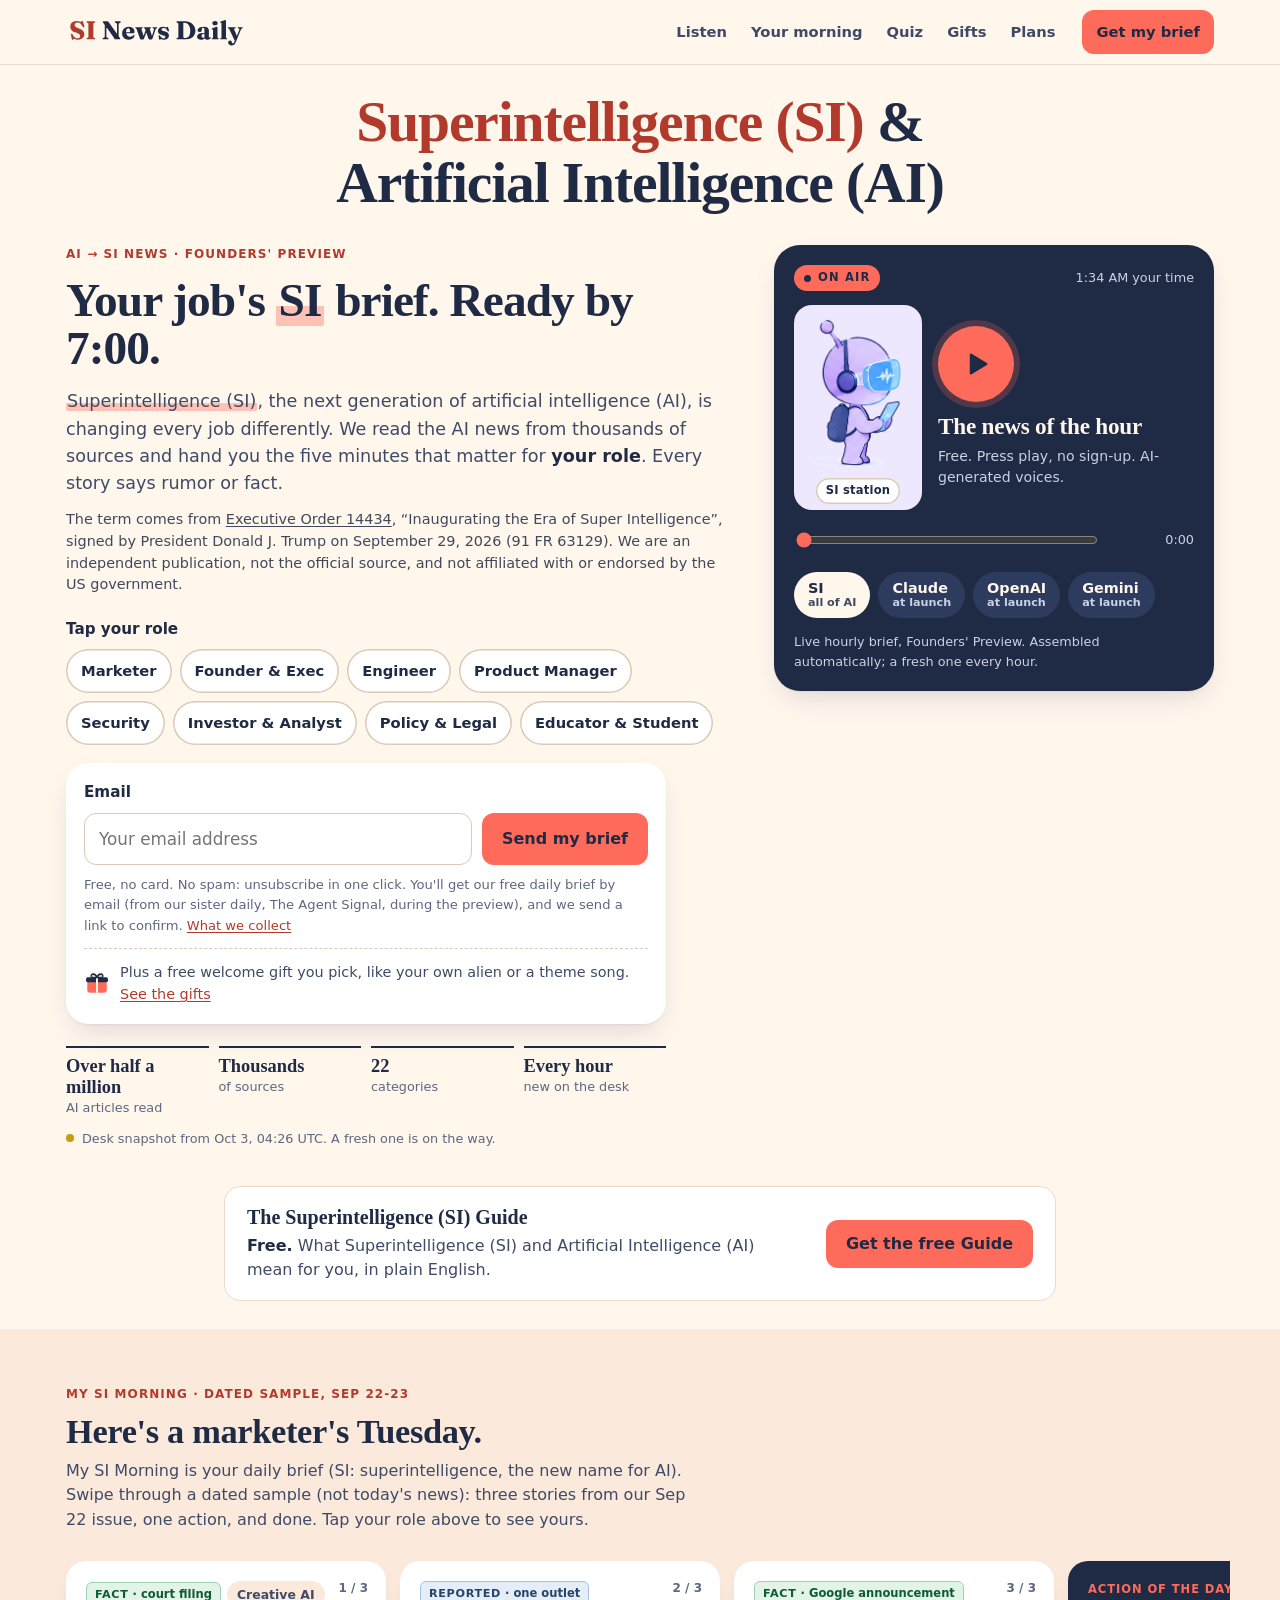
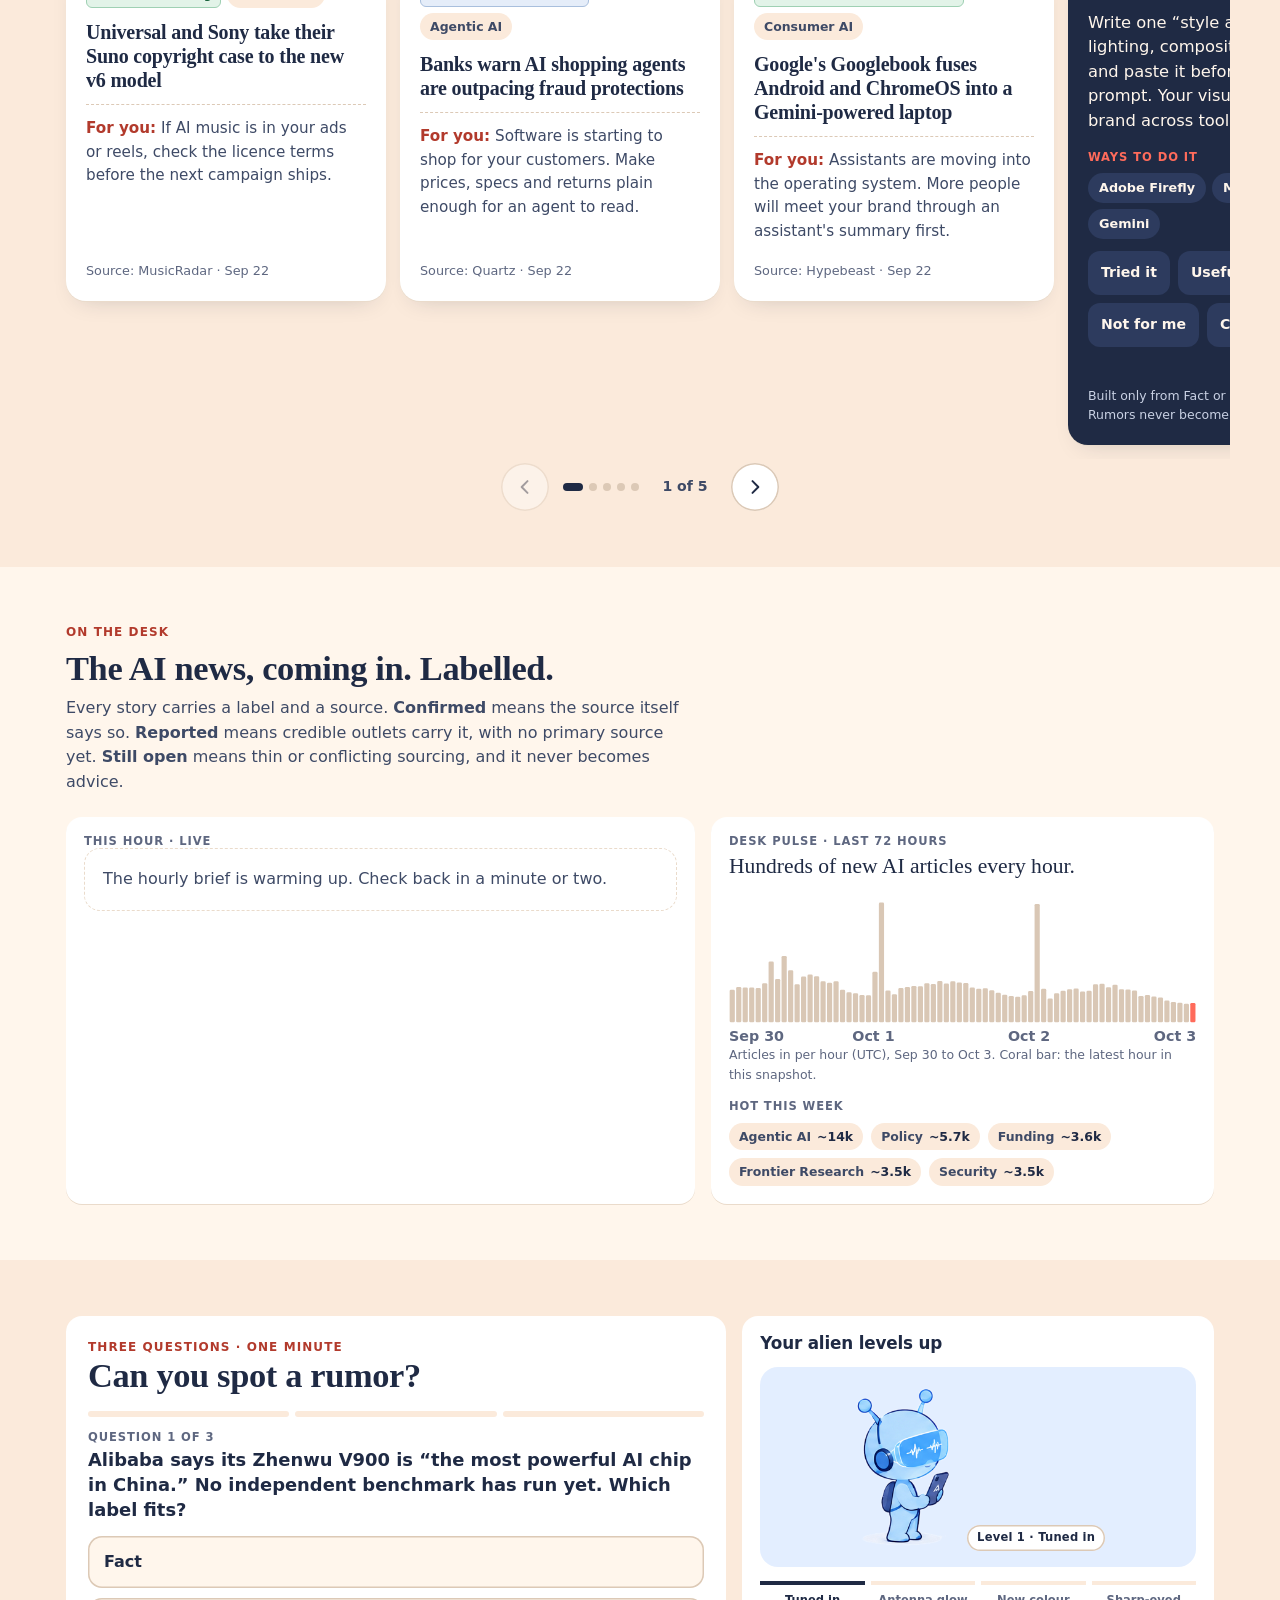
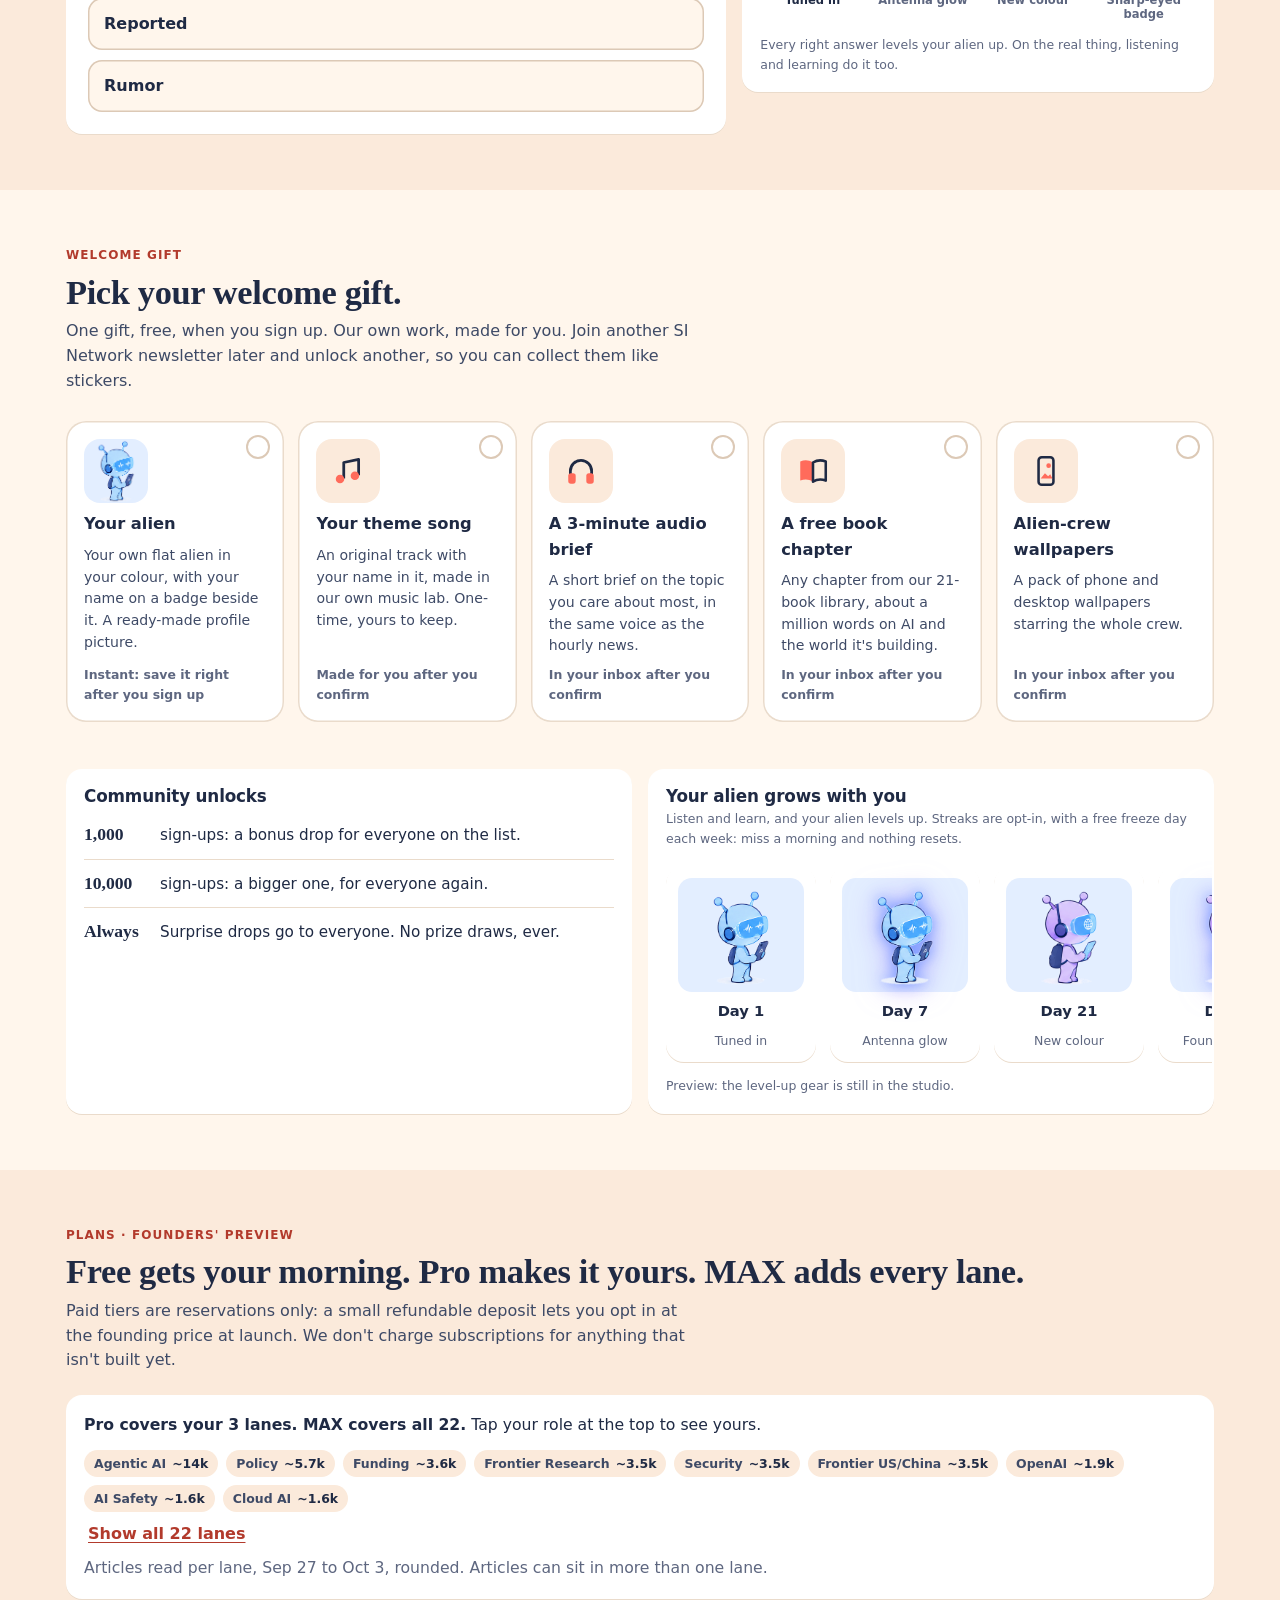
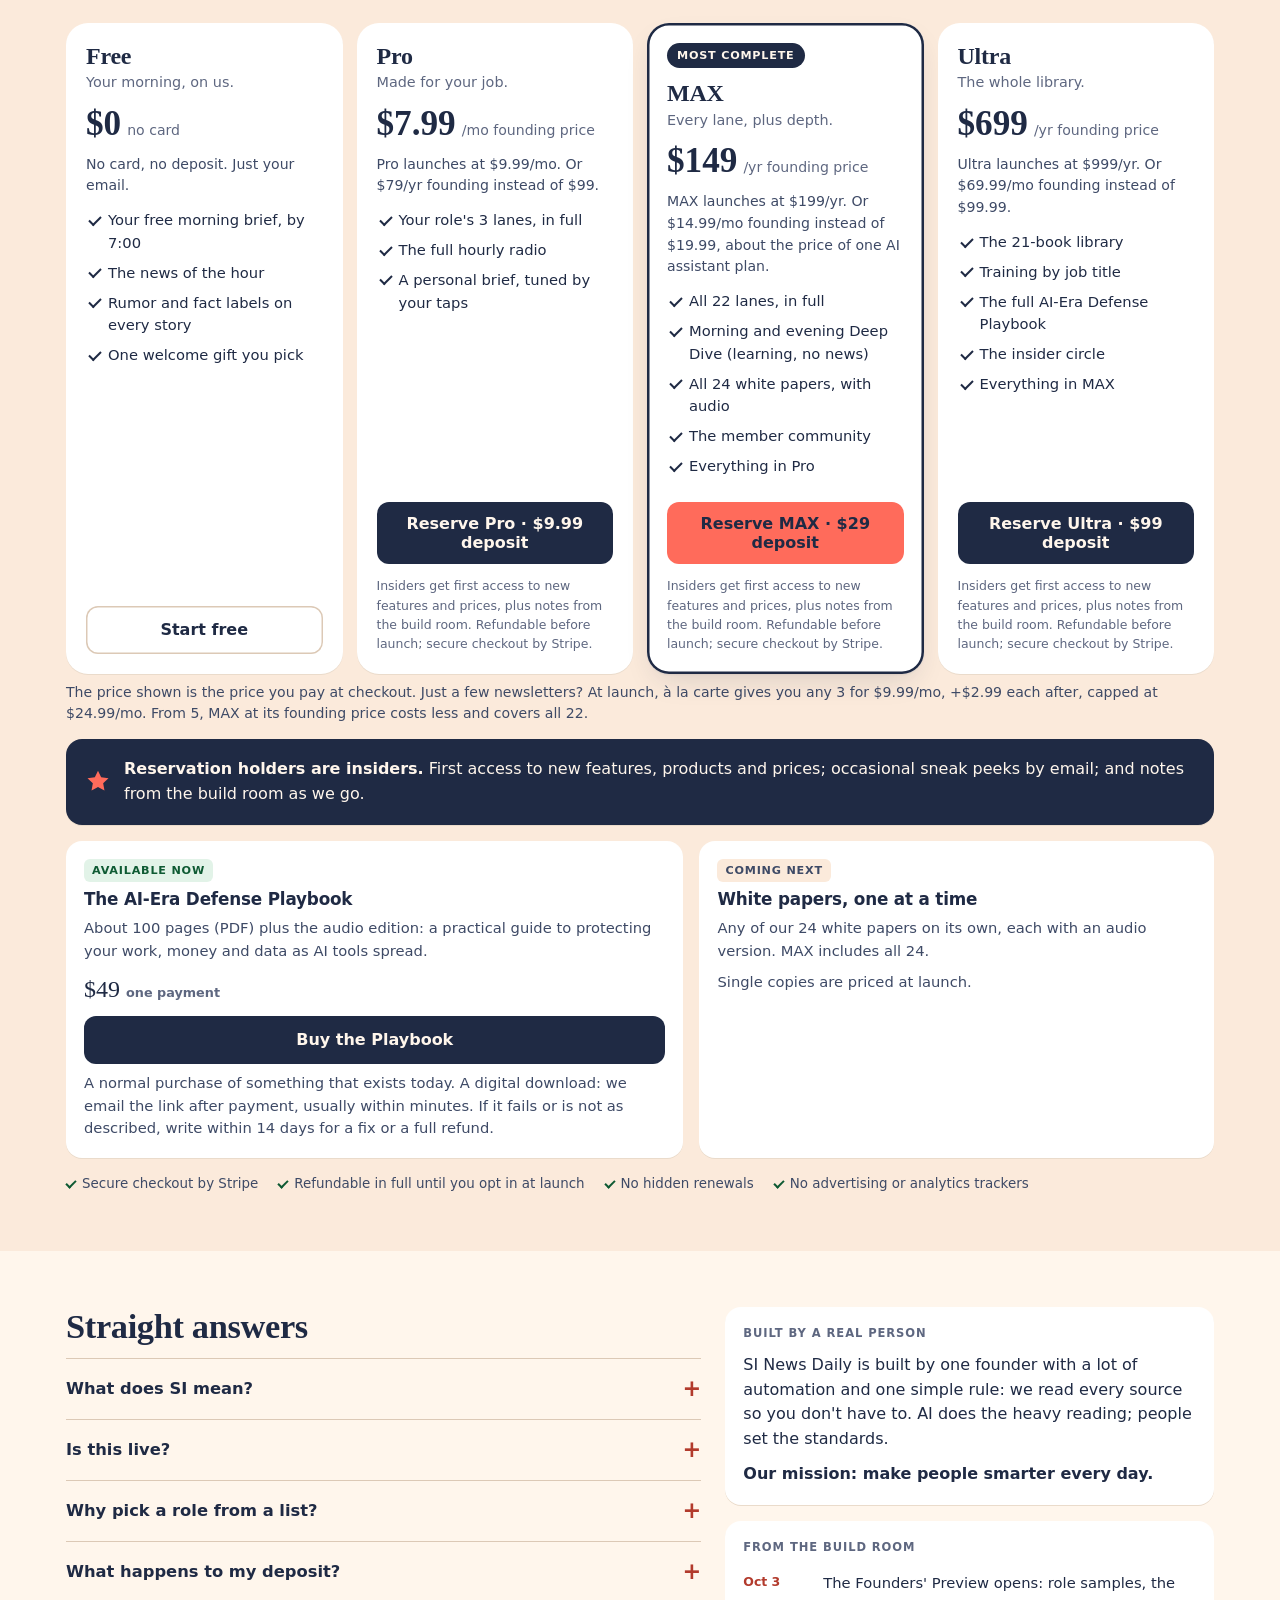
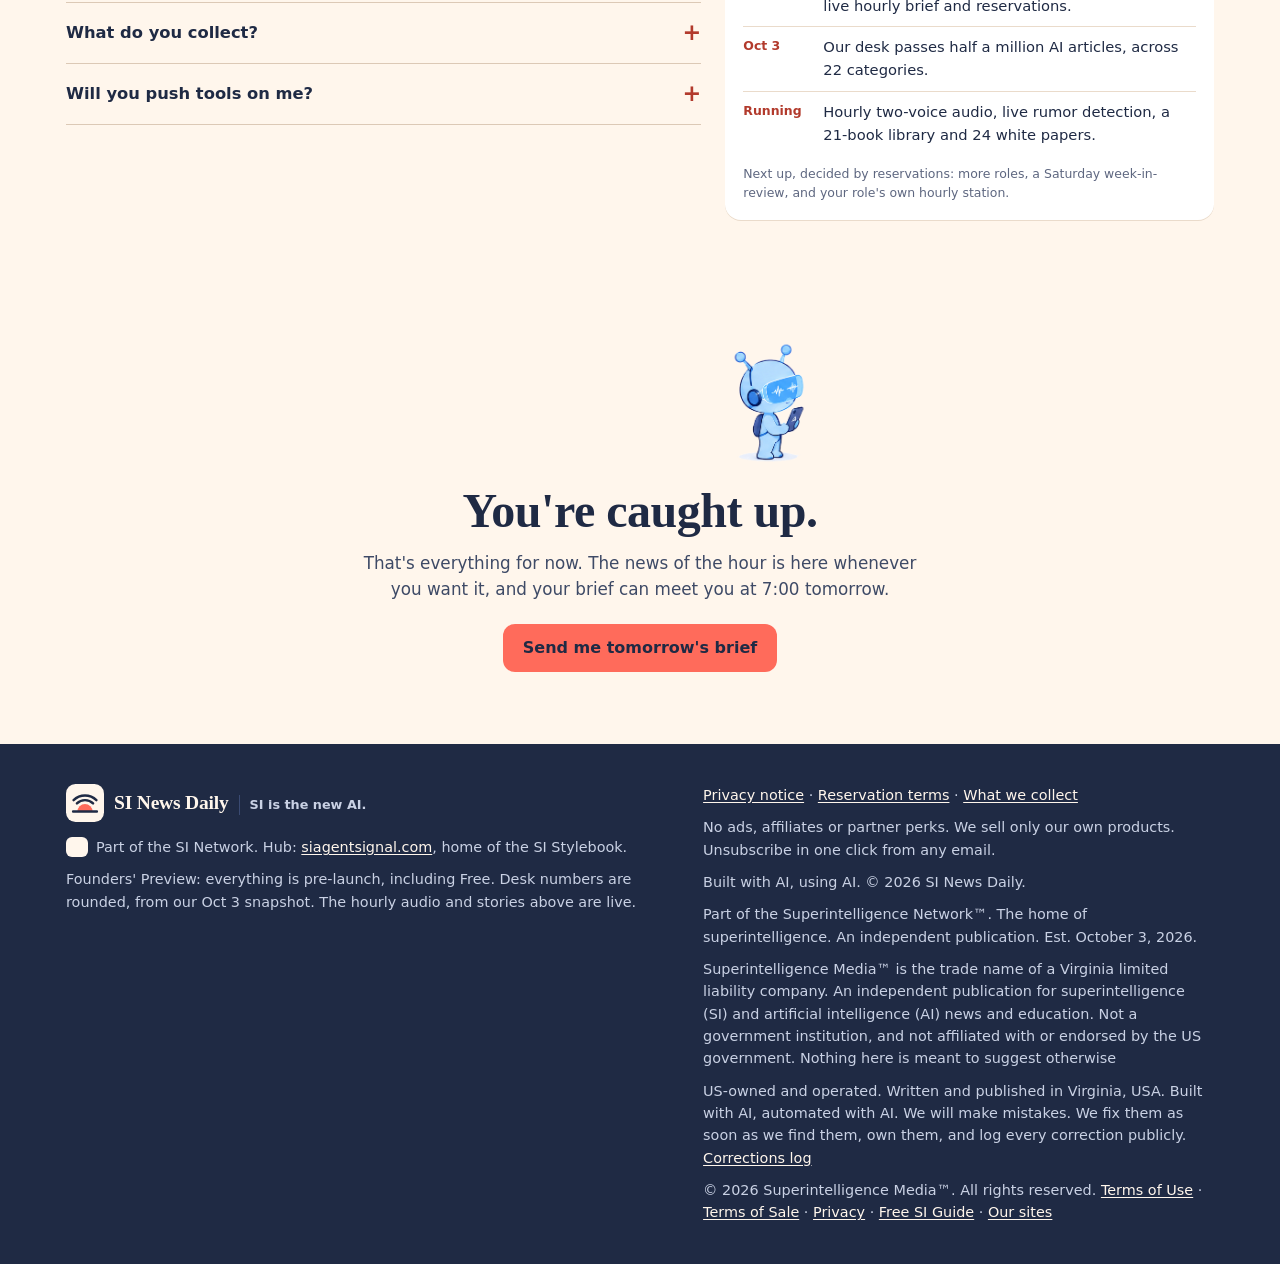
<file: index.html>
<!doctype html>
<html lang="en">
<head>
<meta charset="utf-8">
<meta name="robots" content="noai, noimageai">
<meta name="viewport" content="width=device-width, initial-scale=1, viewport-fit=cover">
<title>My SI Morning | Superintelligence (SI) &amp; Artificial Intelligence (AI) news, daily: SI News Daily</title>
<meta name="description" content="Superintelligence (SI), the next generation of artificial intelligence (AI), changes every job differently. Hear the free news of the hour, tap your role, and get a five-minute AI brief by 7:00. Rumor or fact on every story. Founders' Preview.">
<meta http-equiv="Content-Security-Policy" content="default-src 'self'; script-src 'self'; style-src 'self' https://fonts.googleapis.com; font-src https://fonts.gstatic.com; img-src 'self' data: blob:; media-src 'self' https://media.theagentsignal.com; connect-src https://acp9reat3l.execute-api.us-east-1.amazonaws.com https://siagentsignal.com https://media.theagentsignal.com; form-action 'none'; base-uri 'none'; object-src 'none'">
<meta name="referrer" content="strict-origin-when-cross-origin">
<link rel="canonical" href="https://sinewsdaily.com/">
<meta property="og:type" content="website">
<meta property="og:site_name" content="SI News Daily">
<meta property="og:title" content="My SI Morning | Superintelligence (SI) & Artificial Intelligence (AI) news, daily: SI News Daily">
<meta property="og:description" content="Press play on the free news of the hour. Tap your role and see your morning: three stories labelled rumor or fact, one action, done in five minutes.">
<meta property="og:url" content="https://sinewsdaily.com/">
<meta name="twitter:card" content="summary">
<meta name="theme-color" content="#FFF6EC">
<link rel="icon" href="data:image/svg+xml,%3Csvg xmlns='http://www.w3.org/2000/svg' viewBox='0 0 40 40'%3E%3Crect width='40' height='40' rx='10' fill='%231F2A44'/%3E%3Cpath d='M12 29a8 8 0 0 1 16 0z' fill='%23FF6B5B'/%3E%3Cpath d='M11.5 20.5a12 12 0 0 1 17 0M8 17a17 17 0 0 1 24 0M7.5 29h25' stroke='%23FFF6EC' stroke-width='2.6' fill='none' stroke-linecap='round'/%3E%3C/svg%3E">
<link rel="preconnect" href="https://fonts.googleapis.com">
<link rel="preconnect" href="https://fonts.gstatic.com" crossorigin>
<link rel="stylesheet" href="https://fonts.googleapis.com/css2?family=Figtree:wght@400;500;600;700;800&family=Fraunces:opsz,wght@9..144,600;9..144,700&display=swap">
<link rel="stylesheet" href="styles.css">
<link rel="stylesheet" href="assets/live.css">
<link rel="preload" href="img/char_purple_pulse.png" as="image">
<script type="application/ld+json">
{"@context":"https://schema.org","@graph":[
 {"@type":"Organization","name":"SI News Daily","url":"https://sinewsdaily.com/","slogan":"SI is the new AI.","parentOrganization":{"@type":"Organization","name":"SI Network","url":"https://siagentsignal.com/"}},
 {"@type":"WebSite","name":"SI News Daily","url":"https://sinewsdaily.com/","description":"Daily artificial intelligence (AI) and superintelligence (SI) news: a role-tuned brief by 7:00 and the free news of the hour."}
]}
</script>
<script src="assets/hourly.js?v=20261003b" defer></script>
<script src="app.js" defer></script>
</head>
<body>
<a class="skip" href="#signup">Skip to sign-up</a>

<header class="top">
  <div class="wrap top-in">
    <a class="lockup" href="#top" aria-label="SI News Daily, back to top"><img class="logo" id="logo" src="assets/logo.svg" width="190" height="38" alt="SI News Daily"></a>
    <nav class="nav" aria-label="Sections">
      <a href="#listen">Listen</a>
      <a href="#morning">Your morning</a>
      <a href="#quiz">Quiz</a>
      <a href="#gifts">Gifts</a>
      <a href="#plans">Plans</a>
    </nav>
    <a class="btn sm top-cta" href="#signup" data-join>Get my brief</a>
  </div>
</header>

<main id="top">
<div class="wrap">
  <p class="terms"><span class="t-si">Superintelligence (SI)</span> <span class="t-amp">&amp;</span> <span class="t-ai">Artificial Intelligence (AI)</span></p>
</div>

<!-- ============ HERO: promise, role, email | on-air player ============ -->
<section class="hero" aria-labelledby="h1">
  <div class="wrap hero-in">
    <div class="h-top">
      <p class="eyebrow">AI → SI news · Founders' Preview</p>
      <h1 id="h1">Your job's <span class="si">SI</span> brief. Ready by 7:00.</h1>
      <p class="lede"><span class="si">Superintelligence (SI)</span>, the next generation of artificial intelligence (AI), is changing every job differently. We read the AI news from thousands of sources and hand you the five minutes that matter for <strong id="ledeRole">your role</strong>. Every story says rumor or fact.</p>
<!-- hours-saved:start --><div data-hours-saved="hero"></div><!-- hours-saved:end -->
<p class="si-credit">The term comes from <a href="https://www.federalregister.gov/d/2026-20321" target="_blank" rel="noopener noreferrer" aria-label="Executive Order 14434 in the Federal Register (opens in a new tab)">Executive Order 14434</a>, “Inaugurating the Era of Super Intelligence”, signed by President Donald J. Trump on September 29, 2026 (91 FR 63129). We are an independent publication, not the official source, and not affiliated with or endorsed by the US government.</p>
    </div>

    <div class="h-act">
      <fieldset class="roles">
        <legend>Tap your role</legend>
        <div class="chiprow" id="roleChips">
          <input type="radio" name="role" id="r-marketer" value="marketer"><label for="r-marketer">Marketer</label>
          <input type="radio" name="role" id="r-founder" value="founder"><label for="r-founder">Founder &amp; Exec</label>
          <input type="radio" name="role" id="r-engineer" value="engineer"><label for="r-engineer">Engineer</label>
          <input type="radio" name="role" id="r-pm" value="pm"><label for="r-pm">Product Manager</label>
          <input type="radio" name="role" id="r-security" value="security"><label for="r-security">Security</label>
          <input type="radio" name="role" id="r-investor" value="investor"><label for="r-investor">Investor &amp; Analyst</label>
          <input type="radio" name="role" id="r-legal" value="legal"><label for="r-legal">Policy &amp; Legal</label>
          <input type="radio" name="role" id="r-educator" value="educator"><label for="r-educator">Educator &amp; Student</label>
        </div>
      </fieldset>

      <form class="signup" id="signup" method="post" novalidate>
        <div id="step1">
          <label class="flabel" for="email">Email</label>
          <div class="frow">
            <input type="email" id="email" name="email" autocomplete="email" inputmode="email" placeholder="Your email address" required maxlength="254" spellcheck="false" autocapitalize="off" aria-describedby="emailErr emailHelp">
            <button class="btn" type="submit" id="signupBtn">Send my brief</button>
          </div>
          <div class="hp" aria-hidden="true"><label for="website">Leave this field empty</label><input type="text" id="website" name="website" tabindex="-1" autocomplete="off"></div>
          <p class="err" id="emailErr" role="alert"></p>
          <p class="fine" id="emailHelp">Free, no card. No spam: unsubscribe in one click. You'll get our free daily brief by email (from our sister daily, The Agent Signal, during the preview), and we send a link to confirm. <a href="#faq-data">What we collect</a></p>
          <p class="giftline"><svg viewBox="0 0 32 32" aria-hidden="true"><rect x="4" y="13" width="24" height="15" rx="3" fill="#FF6B5B"/><rect x="2.5" y="9" width="27" height="6" rx="2" fill="#1F2A44"/><path d="M16 9v19" stroke="#FFF6EC" stroke-width="2.4"/><path d="M16 9c-2-5-8-5-7-1 1 2 5 1 7 1zm0 0c2-5 8-5 7-1-1 2-5 1-7 1z" fill="none" stroke="#1F2A44" stroke-width="2"/></svg><span>Plus a free welcome gift you pick, like your own alien or a theme song. <a href="#gifts">See the gifts</a></span></p>
        </div>

        <div id="step2" class="s2" tabindex="-1" hidden>
          <h3 id="s2h">Check your inbox.</h3>
          <p class="sent">We sent a confirmation link to <b id="sentTo"></b>. Tap it to start your free morning brief. Can't see it? Check spam or promotions.</p>

          <div class="s2block" aria-labelledby="s2gift">
            <h4 id="s2gift">Your welcome gift</h4>
            <div class="gmini" role="radiogroup" aria-labelledby="s2gift" id="giftMini"></div>
            <p class="gdeliver" id="giftDeliver"></p>
            <div class="alienmaker" id="alienMaker" hidden>
              <div class="prev"><img id="alienPrev" alt="Your alien, with your name on a badge beside it" width="320" height="320"></div>
              <div>
                <p class="small"><b>Your alien is ready.</b> Pick a colour, add your name, save it as your profile picture.</p>
                <div class="swatches" role="group" aria-label="Alien colour">
                  <button type="button" data-col="blue" aria-pressed="true">Blue</button>
                  <button type="button" data-col="purple" aria-pressed="false">Purple</button>
                </div>
                <button type="button" class="btn navy sm" id="alienSave">Save my alien</button>
                <p class="tiny" id="alienMsg" role="status"></p>
              </div>
            </div>
          </div>

          <div class="s2block">
            <h4>Tune your brief <span class="muted">(optional, 20 seconds)</span></h4>
            <div class="pf">
              <div><label for="pfName">First name</label><input type="text" id="pfName" autocomplete="given-name" maxlength="80"></div>
              <div><label for="pfRole">Your role</label><select id="pfRole"></select></div>
              <div class="full"><label for="pfPhone">Mobile, only if you want the 7:00 text</label><input type="tel" id="pfPhone" autocomplete="tel" inputmode="tel" maxlength="40"></div>
              <div class="full consent"><input type="checkbox" id="pfSms"><label for="pfSms">Text me my 7:00 headline once texts start (not live yet). Up to 1 message a day. Msg &amp; data rates may apply. Reply STOP to stop, HELP for help. Consent isn't a condition of any purchase.</label></div>
            </div>
            <div class="rowbtns">
              <button class="btn navy sm" type="button" id="pfSave">Save my details</button>
              <button class="btn ghost sm" type="button" id="pfSkip">Not now</button>
            </div>
            <p class="err" id="pfErr" role="alert"></p>
            <p class="okmsg" id="pfMsg" role="status"></p>
          </div>
        </div>
      </form>
    </div>

    <div class="h-air">
      <section class="onair" id="listen" aria-labelledby="listenH">
        <div class="oa-head"><span class="onair-pill"><span class="pulse" aria-hidden="true"></span>On air</span><span id="clock"></span></div>
        <div class="oa-grid">
          <div class="stage">
            <img class="companion" id="companion" src="img/char_purple_pulse.png" width="195" height="320" alt="">
            <span class="badge" id="stationBadge">SI station</span>
          </div>
          <div class="oa-ctl">
            <button class="play" id="playBtn" type="button" aria-label="Play the news of the hour (AI-generated voices)">
              <svg class="i-play" viewBox="0 0 24 24" aria-hidden="true"><path d="M7 4.6v14.8a1 1 0 0 0 1.5.86l12.2-7.4a1 1 0 0 0 0-1.72L8.5 3.74A1 1 0 0 0 7 4.6z" fill="currentColor"/></svg>
              <svg class="i-pause" viewBox="0 0 24 24" aria-hidden="true"><rect x="6" y="4" width="4.5" height="16" rx="1.2" fill="currentColor"/><rect x="13.5" y="4" width="4.5" height="16" rx="1.2" fill="currentColor"/></svg>
            </button>
            <h2 class="oa-title" id="listenH">The news of the hour</h2>
            <p class="oa-sub">Free. Press play, no sign-up. AI-generated voices.</p>
          </div>
        </div>
        <div class="oa-bar">
          <input type="range" id="seek" min="0" max="1000" value="0" step="1" aria-label="Position in the news of the hour" aria-valuetext="Not started">
          <span class="oa-time" id="ptime">0:00</span>
        </div>
        <div class="stations" role="group" aria-label="Choose a station">
          <button type="button" data-st="si" aria-pressed="true" title="SI = superintelligence, the new name for AI (artificial intelligence)">SI<small>all of AI</small></button>
          <button type="button" data-st="claude" aria-pressed="false">Claude<small>at launch</small></button>
          <button type="button" data-st="openai" aria-pressed="false">OpenAI<small>at launch</small></button>
          <button type="button" data-st="gemini" aria-pressed="false">Gemini<small>at launch</small></button>
        </div>
        <p class="oa-note" id="pnote" role="status">Live hourly brief, Founders' Preview. Assembled automatically; a fresh one every hour.</p>
        <audio id="audio" src="https://media.theagentsignal.com/ironman/audio/si-preview/hourly/latest.mp3" preload="metadata" data-hr="audio"></audio>
      </section>
    </div>

    <div class="h-proof">
      <ul class="proof" aria-label="What our desk reads">
        <li><b id="mArticles">Over half a million</b><span>AI articles read</span></li>
        <li><b>Thousands</b><span>of sources</span></li>
        <li><b>22</b><span>categories</span></li>
        <li><b>Every hour</b><span>new on the desk</span></li>
      </ul>
      <p class="asof"><span class="dot" id="asofDot" aria-hidden="true"></span><span id="asofText">Desk snapshot: <time datetime="2026-10-03T04:26:59Z">Oct 3, 04:26 UTC</time></span></p>
    </div>
  </div>
</section>

<aside class="sg" id="si-guide" aria-labelledby="sg-h"><div class="sg-card"><div class="sg-txt"><h2 id="sg-h">The Superintelligence (SI) Guide</h2><p><b>Free.</b> What Superintelligence (SI) and Artificial Intelligence (AI) mean for you, in plain English.</p></div><a class="btn sg-btn" href="https://siagentsignal.com/si/">Get the free Guide</a></div></aside>

<!-- ============ YOUR MORNING: the sample brief, swipeable ============ -->
<section class="band alt" id="morning" aria-labelledby="mornH">
  <div class="wrap">
    <div class="shead">
      <p class="eyebrow">My SI Morning · dated sample, Sep 22-23</p>
      <h2 id="mornH">Here's a marketer's Tuesday.</h2>
      <p class="sub" id="mornSub">My SI Morning is your daily brief (SI: superintelligence, the new name for AI). Swipe through a dated sample (not today's news): three stories from our Sep 22 issue, one action, and done.</p>
    </div>
    <div class="deck" id="deck" role="region" aria-roledescription="carousel" aria-label="Sample brief">
      <div class="snap" id="deckTrack" tabindex="0" aria-label="Sample brief cards. Use the arrow keys to move between cards."></div>
      <div class="deck-nav">
        <button class="navbtn" type="button" id="deckPrev" aria-label="Previous card"><svg viewBox="0 0 24 24" aria-hidden="true"><path d="M15 5l-7 7 7 7" fill="none" stroke="currentColor" stroke-width="2.4" stroke-linecap="round" stroke-linejoin="round"/></svg></button>
        <span class="dots" id="deckDots" aria-hidden="true"></span>
        <span class="deck-count" id="deckCount" aria-live="polite">1 of 5</span>
        <button class="navbtn" type="button" id="deckNext" aria-label="Next card"><svg viewBox="0 0 24 24" aria-hidden="true"><path d="M9 5l7 7-7 7" fill="none" stroke="currentColor" stroke-width="2.4" stroke-linecap="round" stroke-linejoin="round"/></svg></button>
      </div>
    </div>
  </div>
</section>

<!-- ============ ON THE DESK: news trickling in, labelled (no mascot next to news) ============ -->
<section class="band" id="desk" aria-labelledby="deskH">
  <div class="wrap">
    <div class="shead">
      <p class="eyebrow">On the desk</p>
      <h2 id="deskH">The AI news, coming in. Labelled.</h2>
      <p class="sub">Every story carries a label and a source. <b>Confirmed</b> means the source itself says so. <b>Reported</b> means credible outlets carry it, with no primary source yet. <b>Still open</b> means thin or conflicting sourcing, and it never becomes advice.</p>
    </div>
    <div class="desk">
      <div class="card">
        <h3 class="k">This hour · live</h3>
        <p class="hr-warm" data-hr="warm" role="status">The hourly brief is warming up. Check back in a minute or two.</p>
        <div class="hr-live" data-hr="live" hidden>
          <div class="hr-bar"><span class="hr-fp">Founders' Preview</span><p class="hr-updated" data-hr="updated" role="status"></p></div>
          <ul class="hr-stories" data-hr="stories"></ul>
          <div class="hr-tk" data-hr="ticker"></div>
          <p class="hr-tidbit" data-hr="tidbit"></p>
          <p class="hr-fine"><span data-hr="count"></span> articles read in the last 24 hours. Assembled automatically each hour in this preview.</p>
        </div>
      </div>
      <div class="card">
        <h3 class="k">Desk pulse · last 72 hours</h3>
        <p class="bigline">Hundreds of new AI articles every hour.</p>
        <svg class="chart" id="pulseChart" viewBox="0 0 360 120" role="img" aria-label="Bar chart of articles coming in per hour, Sep 30 to Oct 3, UTC. Most hours bring a few hundred; the two biggest hours reached about 1,800."></svg>
        <p class="tiny">Articles in per hour (UTC), Sep 30 to Oct 3. Coral bar: the latest hour in this snapshot.</p>
        <h3 class="k mt16">Hot this week</h3>
        <ul class="hot" id="hot" aria-label="Busiest categories this week, articles read, rounded"></ul>
      </div>
    </div>
  </div>
</section>

<!-- ============ QUIZ: three questions, the alien levels up ============ -->
<section class="band alt" id="quiz" aria-labelledby="quizH">
  <div class="wrap quiz-in">
    <div class="card quizcard">
      <p class="eyebrow">Three questions · one minute</p>
      <h2 id="quizH">Can you spot a rumor?</h2>
      <div id="quizBody"></div>
    </div>
    <aside class="card level" aria-labelledby="lvlH">
      <h3 id="lvlH">Your alien levels up</h3>
      <div class="lstage"><img id="lvlImg" src="img/char_blue_pulse-standing2.png" width="169" height="273" alt="" loading="lazy"><span class="badge" id="lvlBadge">Level 1 · Tuned in</span></div>
      <ol class="lsteps" id="lvlSteps" aria-label="Levels">
        <li class="on">Tuned in</li><li>Antenna glow</li><li>New colour</li><li>Sharp-eyed badge</li>
      </ol>
      <p class="tiny">Every right answer levels your alien up. On the real thing, listening and learning do it too.</p>
    </aside>
  </div>
</section>

<!-- ============ GIFT DROP + LEVEL-UP PREVIEW ============ -->
<section class="band" id="gifts" aria-labelledby="giftsH">
  <div class="wrap">
    <div class="shead">
      <p class="eyebrow">Welcome gift</p>
      <h2 id="giftsH">Pick your welcome gift.</h2>
      <p class="sub">One gift, free, when you sign up. Our own work, made for you. Join another SI Network newsletter later and unlock another, so you can collect them like stickers.</p>
    </div>
    <fieldset class="giftset">
      <legend class="sr">Choose one welcome gift</legend>
      <div class="snap gifts" id="giftRow">
        <div><input type="radio" name="gift" id="g-alien" value="alien"><label class="gcard" for="g-alien"><span class="gcheck"><svg viewBox="0 0 16 16" aria-hidden="true"><path d="M3.5 8.5l3 3 6-7" fill="none" stroke="#FFF6EC" stroke-width="2.2" stroke-linecap="round" stroke-linejoin="round"/></svg></span><span class="gicon al"><img src="img/char_blue_pulse-standing2.png" width="169" height="273" alt="" loading="lazy"></span><b>Your alien</b><span>Your own flat alien in your colour, with your name on a badge beside it. A ready-made profile picture.</span><em>Instant: save it right after you sign up</em></label></div>
        <div><input type="radio" name="gift" id="g-song" value="song"><label class="gcard" for="g-song"><span class="gcheck"><svg viewBox="0 0 16 16" aria-hidden="true"><path d="M3.5 8.5l3 3 6-7" fill="none" stroke="#FFF6EC" stroke-width="2.2" stroke-linecap="round" stroke-linejoin="round"/></svg></span><span class="gicon"><svg viewBox="0 0 32 32" aria-hidden="true"><path d="M12 23V8l14-3v15" fill="none" stroke="#1F2A44" stroke-width="2.6" stroke-linejoin="round"/><circle cx="8.5" cy="23.5" r="4" fill="#FF6B5B"/><circle cx="22.5" cy="20.5" r="4" fill="#FF6B5B"/></svg></span><b>Your theme song</b><span>An original track with your name in it, made in our own music lab. One-time, yours to keep.</span><em>Made for you after you confirm</em></label></div>
        <div><input type="radio" name="gift" id="g-audio" value="audio"><label class="gcard" for="g-audio"><span class="gcheck"><svg viewBox="0 0 16 16" aria-hidden="true"><path d="M3.5 8.5l3 3 6-7" fill="none" stroke="#FFF6EC" stroke-width="2.2" stroke-linecap="round" stroke-linejoin="round"/></svg></span><span class="gicon"><svg viewBox="0 0 32 32" aria-hidden="true"><path d="M6 19v-3a10 10 0 0 1 20 0v3" fill="none" stroke="#1F2A44" stroke-width="2.6"/><rect x="4" y="18" width="7" height="10" rx="2.5" fill="#FF6B5B"/><rect x="21" y="18" width="7" height="10" rx="2.5" fill="#FF6B5B"/></svg></span><b>A 3-minute audio brief</b><span>A short brief on the topic you care about most, in the same voice as the hourly news.</span><em>In your inbox after you confirm</em></label></div>
        <div><input type="radio" name="gift" id="g-chapter" value="chapter"><label class="gcard" for="g-chapter"><span class="gcheck"><svg viewBox="0 0 16 16" aria-hidden="true"><path d="M3.5 8.5l3 3 6-7" fill="none" stroke="#FFF6EC" stroke-width="2.2" stroke-linecap="round" stroke-linejoin="round"/></svg></span><span class="gicon"><svg viewBox="0 0 32 32" aria-hidden="true"><path d="M4 7c4-1.5 8-1.5 12 1v18c-4-2.5-8-2.5-12-1z" fill="#FF6B5B"/><path d="M28 7c-4-1.5-8-1.5-12 1v18c4-2.5 8-2.5 12-1z" fill="none" stroke="#1F2A44" stroke-width="2.4" stroke-linejoin="round"/></svg></span><b>A free book chapter</b><span>Any chapter from our 21-book library, about a million words on AI and the world it's building.</span><em>In your inbox after you confirm</em></label></div>
        <div><input type="radio" name="gift" id="g-wall" value="wallpaper"><label class="gcard" for="g-wall"><span class="gcheck"><svg viewBox="0 0 16 16" aria-hidden="true"><path d="M3.5 8.5l3 3 6-7" fill="none" stroke="#FFF6EC" stroke-width="2.2" stroke-linecap="round" stroke-linejoin="round"/></svg></span><span class="gicon"><svg viewBox="0 0 32 32" aria-hidden="true"><rect x="9" y="3" width="14" height="26" rx="3" fill="none" stroke="#1F2A44" stroke-width="2.4"/><path d="M11 23l4-5 3 3 2-2 2 4z" fill="#FF6B5B"/><circle cx="18.5" cy="11" r="2.2" fill="#FF6B5B"/></svg></span><b>Alien-crew wallpapers</b><span>A pack of phone and desktop wallpapers starring the whole crew.</span><em>In your inbox after you confirm</em></label></div>
      </div>
    </fieldset>
    <p class="gstatus" id="giftStatus" role="status"></p>

    <div class="twocol">
      <div class="card">
        <h3>Community unlocks</h3>
        <ul class="unlock mt6">
          <li><b>1,000</b><span>sign-ups: a bonus drop for everyone on the list.</span></li>
          <li><b>10,000</b><span>sign-ups: a bigger one, for everyone again.</span></li>
          <li><b>Always</b><span>Surprise drops go to everyone. No prize draws, ever.</span></li>
        </ul>
      </div>
      <div class="card">
        <h3>Your alien grows with you</h3>
        <p class="tiny mt4">Listen and learn, and your alien levels up. Streaks are opt-in, with a free freeze day each week: miss a morning and nothing resets.</p>
        <ol class="snap levels" aria-label="Level-up preview">
          <li class="lv"><span class="lvs"><img src="img/char_blue_pulse-standing2.png" width="169" height="273" alt=""></span><b>Day 1</b><span>Tuned in</span></li>
          <li class="lv"><span class="lvs"><img class="glow" src="img/char_blue_pulse-standing2.png" width="169" height="273" alt=""></span><b>Day 7</b><span>Antenna glow</span></li>
          <li class="lv"><span class="lvs"><img src="img/char_purple_globe-standing2.png" width="170" height="274" alt=""></span><b>Day 21</b><span>New colour</span></li>
          <li class="lv"><span class="lvs"><img class="glow" src="img/char_purple_globe-standing2.png" width="170" height="274" alt=""></span><b>Day 40</b><span>Founding badge</span></li>
        </ol>
        <p class="tiny">Preview: the level-up gear is still in the studio.</p>
      </div>
    </div>
  </div>
</section>

<!-- ============ PLANS: reservations only, refundable before launch ============ -->
<section class="band alt" id="plans" aria-labelledby="plansH">
  <div class="wrap">
    <div class="shead">
      <p class="eyebrow">Plans · Founders' Preview</p>
      <h2 id="plansH">Free gets your morning. Pro makes it yours. MAX adds every lane.</h2>
      <p class="sub">Paid tiers are reservations only: a small refundable deposit lets you opt in at the founding price at launch. We don't charge subscriptions for anything that isn't built yet.</p>
    </div>

    <div class="card lanes">
      <p id="lanesLine"><b>Pro covers your 3 lanes. MAX covers all 22.</b> Tap your role to see yours.</p>
      <ul class="lanecloud" id="laneCloud" aria-label="Categories, with articles read in the last 7 days, rounded"></ul>
      <button class="linkbtn" type="button" id="laneMore" aria-expanded="false" aria-controls="laneCloud">Show all 22 lanes</button>
      <p class="tiny">Articles read per lane, Sep 27 to Oct 3, rounded. Articles can sit in more than one lane.</p>
    </div>

    <div class="snap plans" id="planGrid">
      <article class="plan" aria-labelledby="pl-free">
        <div><h3 id="pl-free">Free</h3><p class="pitch">Your morning, on us.</p></div>
        <div class="price"><b>$0</b><span>no card</span></div>
        <p class="launch">No card, no deposit. Just your email.</p>
        <ul class="feats"><li>Your free morning brief, by 7:00</li><li>The news of the hour</li><li>Rumor and fact labels on every story</li><li>One welcome gift you pick</li></ul>
        <span class="grow"></span>
        <a class="btn ghost" href="#signup" data-join>Start free</a>
      </article>
      <article class="plan" aria-labelledby="pl-pro">
        <div><h3 id="pl-pro">Pro</h3><p class="pitch">Made for your job.</p></div>
        <div class="price"><b>$7.99</b><span>/mo founding price</span></div>
        <p class="launch">Pro launches at $9.99/mo. Or $79/yr founding instead of $99.</p>
        <ul class="feats"><li>Your role's 3 lanes, in full</li><li>The full hourly radio</li><li>A personal brief, tuned by your taps</li></ul>
        <span class="grow"></span>
        <button data-pay-url="https://buy.stripe.com/3cI9ASfpb64e4qc3sW8Vi0w?client_reference_id=sinewsdaily-com" class="btn navy" type="button" data-reserve="pro">Reserve Pro · $9.99 deposit</button>
        <p class="note">Insiders get first access to new features and prices, plus notes from the build room. Refundable before launch; secure checkout by Stripe.</p>
      </article>
      <article class="plan hero" aria-labelledby="pl-max">
        <span class="ribbon">Most complete</span>
        <div><h3 id="pl-max">MAX</h3><p class="pitch">Every lane, plus depth.</p></div>
        <div class="price"><b>$149</b><span>/yr founding price</span></div>
        <p class="launch">MAX launches at $199/yr. Or $14.99/mo founding instead of $19.99, about the price of one AI assistant plan.</p>
        <ul class="feats"><li>All 22 lanes, in full</li><li>Morning and evening Deep Dive (learning, no news)</li><li>All 24 white papers, with audio</li><li>The member community</li><li>Everything in Pro</li></ul>
        <span class="grow"></span>
        <button data-pay-url="https://buy.stripe.com/4gMbJ0dh3gISaOA1kO8Vi0x?client_reference_id=sinewsdaily-com" class="btn" type="button" data-reserve="max">Reserve MAX · $29 deposit</button>
        <p class="note">Insiders get first access to new features and prices, plus notes from the build room. Refundable before launch; secure checkout by Stripe.</p>
      </article>
      <article class="plan" aria-labelledby="pl-ultra">
        <div><h3 id="pl-ultra">Ultra</h3><p class="pitch">The whole library.</p></div>
        <div class="price"><b>$699</b><span>/yr founding price</span></div>
        <p class="launch">Ultra launches at $999/yr. Or $69.99/mo founding instead of $99.99.</p>
        <ul class="feats"><li>The 21-book library</li><li>Training by job title</li><li>The full AI-Era Defense Playbook</li><li>The insider circle</li><li>Everything in MAX</li></ul>
        <span class="grow"></span>
        <button data-pay-url="https://buy.stripe.com/4gMfZggtf8cme0Me7A8Vi0y?client_reference_id=sinewsdaily-com" class="btn navy" type="button" data-reserve="ultra">Reserve Ultra · $99 deposit</button>
        <p class="note">Insiders get first access to new features and prices, plus notes from the build room. Refundable before launch; secure checkout by Stripe.</p>
      </article>
    </div>
    <p class="allin">The price shown is the price you pay at checkout. Just a few newsletters? At launch, à la carte gives you any 3 for $9.99/mo, +$2.99 each after, capped at $24.99/mo. From 5, MAX at its founding price costs less and covers all 22.</p>

    <div class="card insider">
      <svg viewBox="0 0 32 32" aria-hidden="true"><path d="M16 3l3.6 7.6 8.4 1.1-6.1 5.8 1.5 8.3L16 21.8l-7.4 4 1.5-8.3L4 11.7l8.4-1.1z" fill="#FF6B5B"/></svg>
      <p><b>Reservation holders are insiders.</b> First access to new features, products and prices; occasional sneak peeks by email; and notes from the build room as we go.</p>
    </div>

    <div class="shop">
      <article class="card prod" aria-labelledby="pbH">
        <span class="tag">Available now</span>
        <h3 id="pbH">The AI-Era Defense Playbook</h3>
        <p>About 100 pages (PDF) plus the audio edition: a practical guide to protecting your work, money and data as AI tools spread.</p>
        <span class="p">$49 <small>one payment</small></span>
        <button data-pay-url="https://buy.stripe.com/eVqcN45OB50a1e07Jc8Vi0v?client_reference_id=sinewsdaily-com" class="btn navy" type="button" data-reserve="playbook">Buy the Playbook</button>
        <p class="tiny">A normal purchase of something that exists today. A digital download: we email the link after payment, usually within minutes. If it fails or is not as described, write within 14 days for a fix or a full refund.</p>
      </article>
      <article class="card prod" aria-labelledby="wpH">
        <span class="tag soon">Coming next</span>
        <h3 id="wpH">White papers, one at a time</h3>
        <p>Any of our 24 white papers on its own, each with an audio version. MAX includes all 24.</p>
        <p class="tiny">Single copies are priced at launch.</p>
      </article>
    </div>
    <ul class="trust" aria-label="How checkout works">
      <li>Secure checkout by Stripe</li>
      <li>Refundable in full until you opt in at launch</li>
      <li>No hidden renewals</li>
      <li>No advertising or analytics trackers</li>
    </ul>
  </div>
</section>

<!-- ============ STRAIGHT ANSWERS + FOUNDER + BUILD ROOM ============ -->
<section class="band" id="faq" aria-labelledby="faqH">
  <div class="wrap faq-in">
    <div class="faq">
      <h2 id="faqH" class="mb12">Straight answers</h2>
      <details><summary>What does SI mean?</summary><p>SI stands for superintelligence: our name for where artificial intelligence (AI) is heading, and the word we use for the field. SI is the new AI. It's a name, not a claim that superintelligence already exists. Our hub, <a href="https://siagentsignal.com/" target="_blank" rel="noopener">siagentsignal.com</a>, is home to the SI Stylebook: how we use AI, AGI, SI and agents.</p></details>
      <details><summary>Is this live?</summary><p>We're pre-launch, in a Founders' Preview. The free morning brief runs now (sent by our sister daily, The Agent Signal, while ours is finished), and so does the live news of the hour. Role tuning and the extra stations are rolling out. Pro, MAX and Ultra are reservations only, and we'll say plainly when each one goes live.</p></details>
      <details><summary>Why pick a role from a list?</summary><p>A fixed list means nothing you type is sent to an AI. That keeps your brief predictable and the system safe. Missing your job? Reserve and vote for it.</p></details>
      <details id="faq-deposit"><summary>What happens to my deposit?</summary><p>It's refundable in full until you opt in: one email, no calls, no surveys. Nothing renews or converts on its own. At launch we email you a link: if you opt in, your deposit counts toward your first payment at your founding price, which you keep while you stay subscribed. If you don't opt in within 14 days, we refund it in full.</p></details>
      <details id="faq-data"><summary>What do you collect?</summary><p>Your email address. Optionally your first name, your role, and a mobile number only if you tick the separate text box. Our servers log IP addresses. This page keeps your choices here (role, gift, quiz, taps) on your own device only. No covert cookies, no fingerprinting, no advertising or analytics trackers. Unsubscribe in one click from any email. <a href="https://siagentsignal.com/privacy.html" target="_blank" rel="noopener">Privacy notice</a>.</p></details>
      <details><summary>Will you push tools on me?</summary><p>No ads, no affiliate links, no sponsors. Every action names two or more tools side by side, and we only sell our own products.</p></details>
    </div>
    <div class="side">
      <div class="card founder">
        <p class="k">Built by a real person</p>
        <p class="mt8">SI News Daily is built by one founder with a lot of automation and one simple rule: we read every source so you don't have to. AI does the heavy reading; people set the standards.</p>
        <p class="who">Our mission: make people smarter every day.</p>
      </div>
      <div class="card">
        <p class="k">From the build room</p>
        <ul class="log mt6">
          <li><time datetime="2026-10-03">Oct 3</time><span>The Founders' Preview opens: role samples, the live hourly brief and reservations.</span></li>
          <li><time datetime="2026-10-03">Oct 3</time><span>Our desk passes half a million AI articles, across 22 categories.</span></li>
          <li><span class="t">Running</span><span>Hourly two-voice audio, live rumor detection, a 21-book library and 24 white papers.</span></li>
        </ul>
        <p class="tiny mt8">Next up, decided by reservations: more roles, a Saturday week-in-review, and your role's own hourly station.</p>
      </div>
    </div>
  </div>
</section>

<!-- ============ YOU'RE CAUGHT UP (the close) ============ -->
<section class="close" id="caughtup" aria-labelledby="doneH">
  <div class="wrap">
    <div class="crew" aria-hidden="true">
      <img src="img/char_purple_pulse-lying.png" width="296" height="231" alt="" loading="lazy">
      <img src="img/char_white_meditating.png" width="196" height="245" alt="" loading="lazy">
      <img src="img/char_blue_pulse-standing2.png" width="169" height="273" alt="" loading="lazy">
    </div>
    <h2 id="doneH">You're caught up.</h2>
    <p id="doneText">That's everything for now. The news of the hour is here whenever you want it, and your brief can meet you at 7:00 tomorrow.</p>
    <a class="btn" href="#signup" id="doneCta" data-join>Send me tomorrow's brief</a>
  </div>
</section>
</main>

<footer class="foot on-dark">
  <div class="wrap foot-in">
    <div>
      <a class="lockup" href="#top" aria-label="SI News Daily. SI is the new AI. Back to top">
        <svg class="mark" viewBox="0 0 40 40" aria-hidden="true"><rect width="40" height="40" rx="10" fill="#FFF6EC"/><path d="M12 29a8 8 0 0 1 16 0z" fill="#FF6B5B"/><path d="M11.5 20.5a12 12 0 0 1 17 0M8 17a17 17 0 0 1 24 0M7.5 29h25" stroke="#1F2A44" stroke-width="2.6" fill="none" stroke-linecap="round"/></svg>
        <span class="lk-text"><span class="wm">SI News Daily</span><span class="tagline">SI is the new AI.</span></span>
      </a>
      <p class="netline"><img src="img/mark_a_solid.png" width="72" height="61" alt="" loading="lazy"><span>Part of the SI Network. Hub: <a href="https://siagentsignal.com/" target="_blank" rel="noopener">siagentsignal.com</a>, home of the SI Stylebook.</span></p>
      <p id="footAsof">Founders' Preview: everything is pre-launch, including Free. Desk numbers are rounded, from our Oct 3 snapshot. The hourly audio and stories above are live.</p>
    </div>
    <div>
      <p><a href="https://siagentsignal.com/privacy.html" target="_blank" rel="noopener">Privacy notice</a> · <a href="#faq-deposit">Reservation terms</a> · <a href="#faq-data">What we collect</a></p>
      <p>No ads, affiliates or partner perks. We sell only our own products. Unsubscribe in one click from any email.</p>
      <p>Built with AI, using AI. © 2026 SI News Daily.</p>
      <p>Part of the Superintelligence Network™. The home of superintelligence. An independent publication. Est. October 3, 2026.</p>
      <p>Superintelligence Media™ is the trade name of a Virginia limited liability company. An independent publication for superintelligence (SI) and artificial intelligence (AI) news and education. Not a government institution, and not affiliated with or endorsed by the US government. Nothing here is meant to suggest otherwise</p>
<p>US-owned and operated. Written and published in Virginia, USA. Built with AI, automated with AI. We will make mistakes. We fix them as soon as we find them, own them, and log every correction publicly. <a href="https://siagentsignal.com/corrections.html" target="_blank" rel="noopener">Corrections log</a></p>
        <p>© 2026 Superintelligence Media™. All rights reserved. <a href="https://siagentsignal.com/terms.html" target="_blank" rel="noopener">Terms of Use</a> &middot; <a href="https://siagentsignal.com/terms-of-sale.html" target="_blank" rel="noopener">Terms of Sale</a> &middot; <a href="https://siagentsignal.com/privacy.html" target="_blank" rel="noopener">Privacy</a> &middot; <a href="https://siagentsignal.com/si/">Free SI Guide</a> &middot; <a href="https://siagentsignal.com/network.html">Our sites</a></p>
    </div>
  </div>
</footer>

<!-- reserve / buy: four lines, fixed order, no urgency, no mascot -->
<dialog id="dlg" aria-labelledby="dlgH">
  <div class="dlg">
    <h2 id="dlgH">Reserve</h2>
    <dl class="four" id="dlgFour"></dl>
    <p class="insline" id="dlgIns">Reservation holders are insiders: first access to new features, products and prices, sneak peeks by email, and notes from the build room.</p>
    <button class="btn block" type="button" id="dlgPay">Reserve</button>
    <p class="refund" id="dlgRefund"></p><p class="refund">See the <a href="https://siagentsignal.com/terms-of-sale.html" target="_blank" rel="noopener">Terms of Sale</a>.</p>
    <p class="test" id="dlgTest" role="status" hidden>Stripe Checkout connects during the Founders' Preview. Nothing was charged.</p>
    <button class="btn ghost sm block closebtn" type="button" id="dlgClose">Not now</button>
  </div>
</dialog>

<!-- mobile: one-thumb tab bar; Listen plays instantly -->
<nav class="tabbar" id="tabbar" aria-label="Quick actions">
  <button type="button" class="tb-play" id="tbPlay" aria-label="Play the news of the hour (AI-generated voices)" title="AI-generated voices."><span class="ring"><svg class="i-play" viewBox="0 0 24 24" aria-hidden="true"><path d="M7 4.6v14.8a1 1 0 0 0 1.5.86l12.2-7.4a1 1 0 0 0 0-1.72L8.5 3.74A1 1 0 0 0 7 4.6z" fill="currentColor"/></svg><svg class="i-pause" viewBox="0 0 24 24" aria-hidden="true"><rect x="6" y="4" width="4.5" height="16" rx="1.2" fill="currentColor"/><rect x="13.5" y="4" width="4.5" height="16" rx="1.2" fill="currentColor"/></svg></span><span>Listen</span></button>
  <a href="#morning"><svg viewBox="0 0 24 24" aria-hidden="true"><path d="M4 18a8 8 0 0 1 16 0M2 18h20M12 3v3M4.9 7.9l2 2M19.1 7.9l-2 2" fill="none" stroke="currentColor" stroke-width="2" stroke-linecap="round"/></svg><span>Morning</span></a>
  <a href="#quiz"><svg viewBox="0 0 24 24" aria-hidden="true"><circle cx="12" cy="12" r="9" fill="none" stroke="currentColor" stroke-width="2"/><path d="M9.6 9.5a2.5 2.5 0 1 1 3.3 2.4c-.6.3-.9.8-.9 1.4v.7M12 17.2v.3" fill="none" stroke="currentColor" stroke-width="2" stroke-linecap="round"/></svg><span>Quiz</span></a>
  <a href="#plans"><svg viewBox="0 0 24 24" aria-hidden="true"><path d="M12 3l2.7 5.6 6.1.8-4.5 4.3 1.1 6.1L12 16.9l-5.4 2.9 1.1-6.1-4.5-4.3 6.1-.8z" fill="none" stroke="currentColor" stroke-width="2" stroke-linejoin="round"/></svg><span>Plans</span></a>
  <a href="#signup" class="tb-join" data-join><svg viewBox="0 0 24 24" aria-hidden="true"><rect x="3" y="5" width="18" height="14" rx="3" fill="none" stroke="currentColor" stroke-width="2"/><path d="M4 7l8 6 8-6" fill="none" stroke="currentColor" stroke-width="2" stroke-linejoin="round"/></svg><span>Join free</span></a>
</nav>

<noscript><p class="wrap nojs">Turn on JavaScript to play the audio, try the role samples, the quiz and the sign-up form.</p></noscript>
<script src="assets/counter.js?v=ae956345" defer></script><!-- hours-saved:script -->
</body>
</html>
</file>
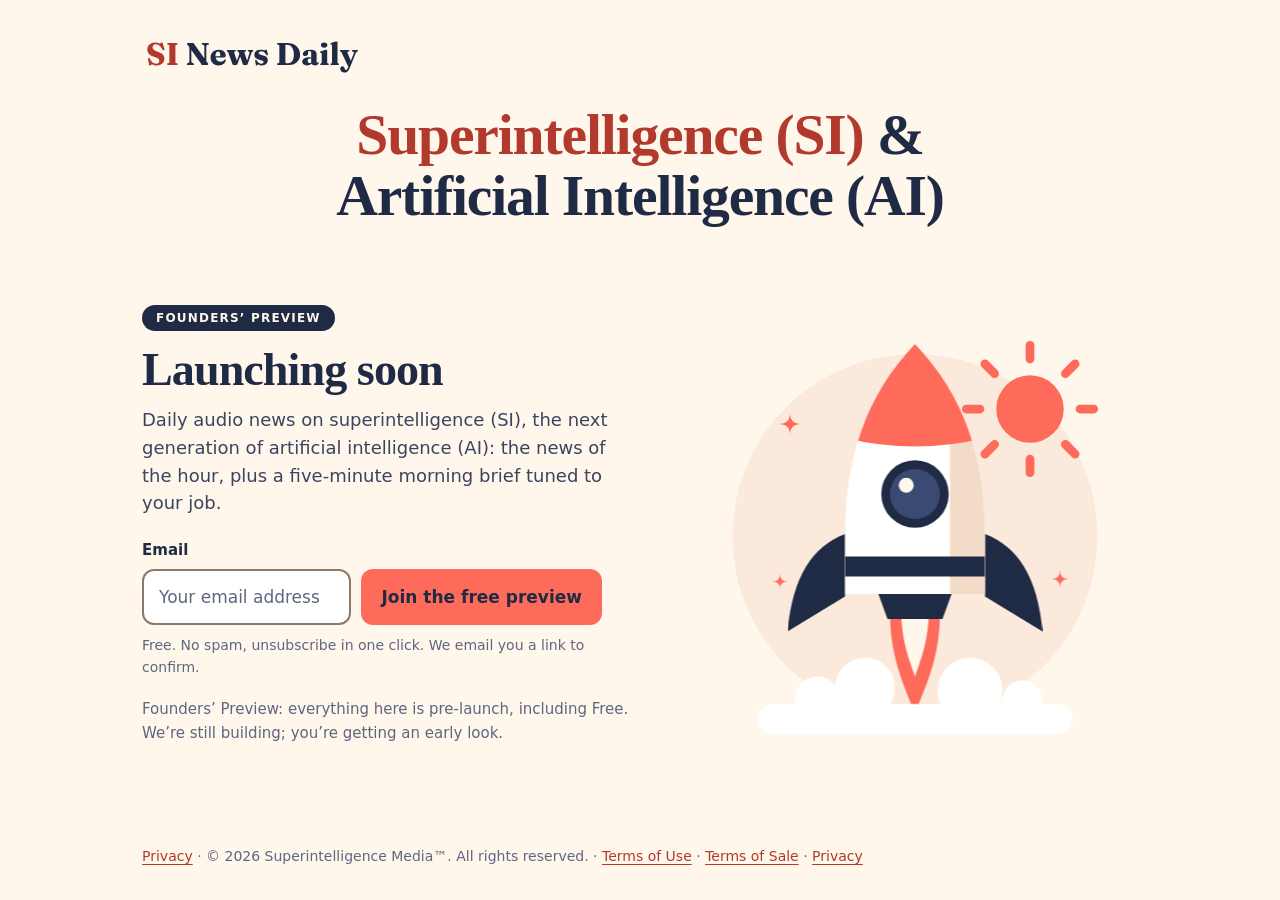
<file: launching-soon.html>
<!doctype html>
<html lang="en" data-site="sinewsdaily.com">
<head>
<meta charset="utf-8">
<meta name="robots" content="noai, noimageai">
<meta http-equiv="Content-Security-Policy" content="default-src 'none'; script-src 'self'; style-src 'self'; img-src 'self' data:; connect-src https://acp9reat3l.execute-api.us-east-1.amazonaws.com; form-action 'self'; base-uri 'none'; object-src 'none'; upgrade-insecure-requests; require-trusted-types-for 'script'; trusted-types 'none'">
<meta name="viewport" content="width=device-width, initial-scale=1">
<title>SI News Daily | Superintelligence (SI) &amp; Artificial Intelligence (AI) news, daily: launching soon</title>
<meta name="description" content="SI News Daily is launching soon: daily audio news on superintelligence (SI), the next generation of artificial intelligence (AI), plus a five-minute morning brief for your job. Join the free preview.">
<meta name="robots" content="noindex,follow">
<link rel="canonical" href="https://sinewsdaily.com/">
<meta name="theme-color" content="#FFF6EC">
<link rel="icon" type="image/svg+xml" href="assets/favicon.svg">
<meta property="og:type" content="website">
<meta property="og:site_name" content="SI News Daily">
<meta property="og:title" content="SI News Daily | Superintelligence (SI) & Artificial Intelligence (AI) news, daily: launching soon">
<meta property="og:description" content="SI News Daily is launching soon: daily audio news on superintelligence (SI), the next generation of artificial intelligence (AI), plus a five-minute morning brief for your job. Join the free preview.">
<meta property="og:url" content="https://sinewsdaily.com/">
<meta property="og:image" content="https://sinewsdaily.com/assets/launching-soon/og.png">
<meta property="og:image:width" content="1200">
<meta property="og:image:height" content="630">
<meta property="og:image:alt" content="SI News Daily: a flat rocket about to launch. Launching soon.">
<meta name="twitter:card" content="summary_large_image">
<meta name="twitter:title" content="SI News Daily | Superintelligence (SI) & Artificial Intelligence (AI) news, daily: launching soon">
<meta name="twitter:description" content="SI News Daily is launching soon: daily audio news on superintelligence (SI), the next generation of artificial intelligence (AI), plus a five-minute morning brief for your job. Join the free preview.">
<meta name="twitter:image" content="https://sinewsdaily.com/assets/launching-soon/og.png">
<link rel="stylesheet" href="assets/launching-soon/style.css">
</head>
<body>
<a class="skip" href="#main">Skip to the sign-up</a>
<div class="wrap">
  <header>
    <a class="brand" href="/" aria-label="SI News Daily, home"><img class="logo" id="logo" src="assets/logo.svg" width="190" height="38" alt="SI News Daily"></a>
  </header>
  <p class="terms"><span class="t-si">Superintelligence (SI)</span> <span class="t-amp">&amp;</span> <span class="t-ai">Artificial Intelligence (AI)</span></p>
  <main id="main">
    <div class="stage">
<svg class="rocket" viewBox="0 0 320 360" aria-hidden="true" focusable="false">
  <defs><clipPath id="rk-body"><path d="M160 36 C200 78 216 128 216 190 L216 236 L104 236 L104 190 C104 128 120 78 160 36 Z"/></clipPath></defs>
  <circle class="c-stage" cx="160" cy="190" r="146"/>
  <g class="motif"><circle class="fill-m1" cx="252" cy="88" r="27"/><line class="stroke m1" x1="292.0" y1="88.0" x2="303.0" y2="88.0"/><line class="stroke m1" x1="280.3" y1="116.3" x2="288.1" y2="124.1"/><line class="stroke m1" x1="252.0" y1="128.0" x2="252.0" y2="139.0"/><line class="stroke m1" x1="223.7" y1="116.3" x2="215.9" y2="124.1"/><line class="stroke m1" x1="212.0" y1="88.0" x2="201.0" y2="88.0"/><line class="stroke m1" x1="223.7" y1="59.7" x2="215.9" y2="51.9"/><line class="stroke m1" x1="252.0" y1="48.0" x2="252.0" y2="37.0"/><line class="stroke m1" x1="280.3" y1="59.7" x2="288.1" y2="51.9"/></g>
  <g class="sparks"><path class="sp" d="M60 91 Q60 100 69 100 Q60 100 60 109 Q60 100 51 100 Q60 100 60 91 Z"/><path class="sp" d="M52 220 Q52 226 58 226 Q52 226 52 232 Q52 226 46 226 Q52 226 52 220 Z"/><path class="sp" d="M276 217 Q276 224 283 224 Q276 224 276 231 Q276 224 269 224 Q276 224 276 217 Z"/></g>
  <g class="rocket-g">
    <g class="flame"><path class="c-flame1" d="M140 250 C140 286 150 306 160 332 C170 306 180 286 180 250 Z"/><path class="c-flame2" d="M149 250 C149 272 155 288 160 302 C165 288 171 272 171 250 Z"/></g>
    <path class="c-fin" d="M104 188 C78 198 62 222 58 266 L104 238 Z"/>
    <path class="c-fin" d="M216 188 C242 198 258 222 262 266 L216 238 Z"/>
    <path class="c-nozzle" d="M130 234 L190 234 L182 256 L138 256 Z"/>
    <g clip-path="url(#rk-body)">
      <rect class="c-body" x="100" y="30" width="120" height="212"/>
      <rect class="c-shade" x="188" y="30" width="34" height="212"/>
      <path class="c-nose" d="M100 30 H220 V110 Q160 126 100 110 Z"/>
      <rect class="c-band" x="100" y="206" width="120" height="16"/>
    </g>
    <circle class="c-ring" cx="160" cy="156" r="27"/>
    <circle class="c-glass" cx="160" cy="156" r="20"/>
    <circle class="c-glint" cx="153" cy="149" r="6"/>
  </g>
  <g class="puffs"><circle class="c-cloud puff p1" cx="148" cy="270" r="8"/><circle class="c-cloud puff p2" cx="172" cy="272" r="7"/><circle class="c-cloud puff p3" cx="160" cy="280" r="9"/></g>
  <g class="clouds c-cloud"><rect x="34" y="324" width="252" height="24" rx="12"/><circle cx="82" cy="320" r="18"/><circle cx="120" cy="311" r="24"/><circle cx="204" cy="313" r="26"/><circle cx="246" cy="321" r="16"/></g>
</svg>
    </div>
    <div class="copy">
      <p class="pill">Founders&rsquo; Preview</p>
      <h1><span class="sr">SI News Daily: </span>Launching soon</h1>
      <p class="lead">Daily audio news on superintelligence (SI), the next generation of artificial intelligence (AI): the news of the hour, plus a five-minute morning brief tuned to your job.</p>
      <form class="join" id="join" novalidate>
        <label class="lbl" for="email">Email</label>
        <div class="row">
          <input id="email" name="email" type="email" inputmode="email" autocomplete="email" autocapitalize="off" spellcheck="false" placeholder="Your email address" required aria-describedby="fine err">
          <button class="btn" type="submit">Join the free preview</button>
        </div>
        <div class="hp" aria-hidden="true"><label for="hp1">Website (leave this empty)</label><input id="hp1" name="website" type="text" tabindex="-1" autocomplete="off"></div>
        <p class="fine" id="fine">Free. No spam, unsubscribe in one click. We email you a link to confirm.</p>
        <p class="err js-err" id="err" role="alert"></p>
        <noscript><p class="fine">Sign-up needs JavaScript switched on.</p></noscript>
      </form>
      <div class="done" id="done" role="status" tabindex="-1" hidden>
        <h2>You&rsquo;re in.</h2>
        <p>Check your inbox: we sent a link to confirm <b id="done-email"></b>. Tap it to join the free preview.</p>
      </div>
      <p class="note">Founders&rsquo; Preview: everything here is pre-launch, including Free. We&rsquo;re still building; you&rsquo;re getting an early look.</p>
    </div>
  </main>
  <footer><a href="https://siagentsignal.com/privacy.html" rel="noopener">Privacy</a> &middot; © 2026 Superintelligence Media™. All rights reserved. &middot; <a href="https://siagentsignal.com/terms.html" target="_blank" rel="noopener">Terms of Use</a> &middot; <a href="https://siagentsignal.com/terms-of-sale.html" target="_blank" rel="noopener">Terms of Sale</a> &middot; <a href="https://siagentsignal.com/privacy.html" target="_blank" rel="noopener">Privacy</a></footer>
</div>
<script src="assets/launching-soon/app.js"></script>
</body>
</html>
</file>
<file: styles.css>
/* SI News Daily · pre-launch page · brand tokens live in BRAND.md (keep both in sync) */
:root{
  --navy:#1F2A44; --navy-2:#2D3B5E; --navy-3:#3A4A72;
  --cream:#FFF6EC; --cream-2:#FBEADB; --paper:#FFFFFF;
  --coral:#FF6B5B; --coral-hover:#FF8576; --coral-ink:#B23A2C; --coral-soft:#FFE3DC;
  --text:#1F2A44; --text-2:#3E4A66; --muted:#5E6780; --on-navy:#FFF6EC; --on-navy-2:#C9D1E4;
  --line:#EADBCB; --line-2:#DCC9B6;
  --sky:#E3EEFF; --lilac:#EEE8FF;
  --fact-bg:#E2F3E8; --fact-fg:#0E5A33; --fact-bd:#9FD0B3;
  --rep-bg:#E5EDF9; --rep-fg:#24446C; --rep-bd:#A9BFDD;
  --rum-bg:#FFF0C6; --rum-fg:#6A4300; --rum-bd:#C99A12;
  --ok:#0E5A33; --bad:#A12A1D;
  --r-sm:10px; --r:16px; --r-lg:22px;
  --shadow:0 1px 2px rgba(31,42,68,.06),0 12px 30px -10px rgba(31,42,68,.18);
  --display:"Fraunces",Georgia,"Times New Roman",serif;
  --sans:"Figtree",system-ui,-apple-system,"Segoe UI",Roboto,Arial,sans-serif;
  --tabbar-h:0px;
}
*{box-sizing:border-box}
[hidden]{display:none!important}
html{-webkit-text-size-adjust:100%;scroll-behavior:smooth;scroll-padding-top:76px}
body{margin:0;background:var(--cream);color:var(--text);font:400 16px/1.55 var(--sans);font-variant-numeric:tabular-nums;padding-bottom:var(--tabbar-h);overflow-wrap:break-word}
img{max-width:100%;height:auto;display:block}
svg{max-width:100%}
a{color:var(--coral-ink);text-underline-offset:2px}
a:hover{color:var(--navy)}
button,input,select{font:inherit;color:inherit}
button{cursor:pointer}
:focus-visible{outline:3px solid var(--navy);outline-offset:3px;border-radius:8px}
.on-dark :focus-visible,.onair :focus-visible,.action :focus-visible,.foot :focus-visible{outline-color:var(--coral)}
h1,h2,h3{margin:0;line-height:1.12;letter-spacing:-.01em}
h1,h2{font-family:var(--display);font-weight:700}
h2{font-size:clamp(1.5rem,1.15rem + 1.4vw,2.15rem)}
h3{font-size:1.05rem;font-weight:700}
p{margin:0}
ul,ol{margin:0;padding:0;list-style:none}
.sr{position:absolute!important;width:1px;height:1px;padding:0;margin:-1px;overflow:hidden;clip:rect(0 0 0 0);white-space:nowrap;border:0}
.skip{position:absolute;left:12px;top:-80px;z-index:200;background:var(--navy);color:var(--on-navy);padding:10px 14px;border-radius:10px;text-decoration:none;font-weight:700}
.skip:focus{top:12px}
.wrap{max-width:1180px;margin:0 auto;padding:0 16px}
.eyebrow{font-size:.75rem;font-weight:800;letter-spacing:.09em;text-transform:uppercase;color:var(--coral-ink)}
.sub{color:var(--text-2);font-size:1rem;max-width:62ch;margin-top:8px}
.muted{color:var(--muted)}
.tiny{font-size:.78rem;color:var(--muted)}
.k{font-size:.72rem;font-weight:800;letter-spacing:.08em;text-transform:uppercase;color:var(--muted)}
/* the one SI highlight: coral marker under first mentions + headlines */
.si{background-image:linear-gradient(transparent 62%,rgba(255,107,91,.38) 62%);padding:0 .06em;border-radius:2px}
abbr[title]{text-decoration:underline dotted 1px;text-underline-offset:3px;cursor:help}

/* ---------- buttons ---------- */
.btn{display:inline-flex;align-items:center;justify-content:center;gap:8px;min-height:48px;padding:12px 20px;border-radius:12px;border:0;background:var(--coral);color:var(--navy);font-weight:800;font-size:1rem;line-height:1.2;text-align:center;text-decoration:none;transition:background-color .15s ease,transform .15s ease}
.btn:hover{background:var(--coral-hover);color:var(--navy)}
.btn:active{transform:translateY(1px)}
.btn[disabled]{opacity:.65;cursor:progress}
.btn.navy{background:var(--navy);color:var(--on-navy)}
.btn.navy:hover{background:var(--navy-2);color:var(--on-navy)}
.btn.ghost{background:transparent;color:var(--navy);box-shadow:inset 0 0 0 1.5px var(--line-2)}
.btn.ghost:hover{box-shadow:inset 0 0 0 1.5px var(--navy)}
.btn.sm{min-height:44px;padding:9px 14px;font-size:.92rem}
.btn.block{width:100%}
.linkbtn{background:none;border:0;padding:8px 4px;min-height:44px;color:var(--coral-ink);font-weight:700;text-decoration:underline;text-underline-offset:3px}

/* ---------- header ---------- */
.top{position:sticky;top:0;z-index:50;background:rgba(255,246,236,.94);backdrop-filter:saturate(1.3) blur(8px);-webkit-backdrop-filter:saturate(1.3) blur(8px);border-bottom:1px solid var(--line)}
.top-in{display:flex;align-items:center;gap:16px;min-height:64px}
.lockup{display:flex;align-items:center;gap:10px;text-decoration:none;color:var(--navy);flex:none;min-width:0}
.lockup .mark{width:38px;height:38px;flex:none}
.lk-text{display:flex;align-items:baseline;gap:10px;min-width:0}
.wm{font-family:var(--display);font-weight:700;font-size:1.22rem;letter-spacing:-.01em;white-space:nowrap}
.tagline{font-size:.8rem;font-weight:700;color:var(--text-2);white-space:nowrap;padding-left:10px;border-left:1.5px solid var(--line-2)}
.nav{display:flex;gap:2px;margin-left:auto}
.nav a{color:var(--text-2);text-decoration:none;font-weight:700;font-size:.92rem;padding:10px 11px;border-radius:10px}
.nav a:hover{background:var(--cream-2);color:var(--navy)}
.top-cta{flex:none}

/* ---------- hero ---------- */
/* The two names, big and bold, first thing after the logo: anyone can read them out loud. Largest text after the logo, so the hero headline below is sized down to sit under it. */
.terms{margin:18px auto 2px;max-width:24ch;text-align:center;font:700 clamp(1.75rem,7.6vw,3.6rem)/1.06 var(--display);letter-spacing:-.02em;text-wrap:balance;color:var(--text)}
.terms .t-si{color:var(--coral-ink)}
@media (min-width:900px){.terms{max-width:none;margin-top:26px}}
.hero{padding:30px 0 34px}
.hero-in{display:grid;grid-template-columns:minmax(0,1fr) minmax(0,440px);grid-template-areas:"top air" "act air" "proof air";gap:0 48px;align-items:start}
.h-top{grid-area:top}.h-act{grid-area:act}.h-proof{grid-area:proof}.h-air{grid-area:air}
.hero h1{font-size:clamp(1.6rem,1.2rem + 2.2vw,3rem);line-height:1.02;letter-spacing:-.02em;margin:12px 0 16px}
.lede{font-size:1.1rem;color:var(--text-2);max-width:58ch}
.lede strong{color:var(--navy)}

.roles{border:0;margin:22px 0 0;padding:0;min-width:0}
.roles legend{font-weight:800;font-size:.95rem;padding:0;margin-bottom:8px}
.chiprow{display:flex;flex-wrap:wrap;gap:8px}
.chiprow input{position:absolute;opacity:0;width:1px;height:1px;pointer-events:none}
.chiprow label{display:inline-flex;align-items:center;min-height:44px;padding:8px 15px;border-radius:999px;background:var(--paper);box-shadow:inset 0 0 0 1.5px var(--line-2);font-weight:700;font-size:.92rem;cursor:pointer;white-space:nowrap;user-select:none}
.chiprow label:hover{box-shadow:inset 0 0 0 1.5px var(--navy)}
.chiprow input:checked+label{background:var(--navy);color:var(--on-navy);box-shadow:none}
.chiprow input:focus-visible+label{outline:3px solid var(--navy);outline-offset:3px}

.signup{margin-top:18px;background:var(--paper);border-radius:var(--r-lg);padding:18px;box-shadow:var(--shadow);max-width:600px}
.flabel{display:block;font-weight:800;font-size:.95rem;margin-bottom:8px}
.frow{display:flex;gap:10px}
.frow input{flex:1;min-width:0;min-height:52px;border:1.5px solid var(--line-2);border-radius:12px;padding:12px 14px;font-size:1.05rem;background:var(--paper)}
.frow input:focus{outline:none;border-color:var(--navy);box-shadow:0 0 0 3px rgba(31,42,68,.16)}
.frow input[aria-invalid=true]{border-color:var(--bad)}
.frow .btn{min-height:52px;flex:none}
.hp{position:absolute;left:-9999px;top:auto;width:1px;height:1px;overflow:hidden}
.err{color:var(--bad);font-size:.88rem;font-weight:700;margin-top:8px}
.err:empty{display:none}
.fine{font-size:.82rem;color:var(--muted);margin-top:10px}
.giftline{display:flex;gap:10px;align-items:center;margin-top:12px;padding-top:12px;border-top:1px dashed var(--line-2);font-size:.9rem;color:var(--text-2)}
.giftline svg{flex:none;width:26px;height:26px}

.proof{display:grid;grid-template-columns:repeat(4,minmax(0,1fr));gap:10px;margin-top:22px;max-width:600px}
.proof li{border-top:2px solid var(--navy);padding-top:8px}
.proof b{display:block;font-family:var(--display);font-size:1.15rem;line-height:1.15}
.proof span{display:block;font-size:.8rem;color:var(--muted);line-height:1.3;margin-top:2px}
.asof{display:flex;align-items:center;gap:8px;margin-top:12px;font-size:.8rem;color:var(--muted)}
.dot{width:8px;height:8px;border-radius:50%;background:#1F9D57;flex:none}
.dot.stale{background:#C99A12}

/* ---------- on-air player (mascot companion lives here) ---------- */
.onair{background:var(--navy);color:var(--on-navy);border-radius:26px;padding:20px;box-shadow:var(--shadow);position:relative;overflow:hidden}
.oa-head{display:flex;justify-content:space-between;align-items:center;gap:10px;font-size:.8rem;color:var(--on-navy-2)}
.onair-pill{display:inline-flex;align-items:center;gap:7px;font-weight:800;letter-spacing:.1em;text-transform:uppercase;font-size:.72rem;color:var(--navy);background:var(--coral);border-radius:999px;padding:4px 10px}
.pulse{width:7px;height:7px;border-radius:50%;background:var(--navy);animation:pulse 1.6s ease-in-out infinite}
@keyframes pulse{50%{opacity:.25}}
.oa-grid{display:grid;grid-template-columns:128px minmax(0,1fr);gap:16px;align-items:center;margin-top:14px}
.oa-ctl{display:flex;flex-direction:column;align-items:flex-start;gap:6px;min-width:0}
.play{flex:none;width:76px;height:76px;border-radius:50%;border:0;background:var(--coral);color:var(--navy);display:grid;place-items:center;box-shadow:0 0 0 6px rgba(255,107,91,.22);transition:transform .15s ease,background-color .15s ease}
.play:hover{background:var(--coral-hover)}
.play:active{transform:scale(.97)}
.play svg{width:30px;height:30px}
.play .i-pause{display:none}
.playing .play .i-play{display:none}
.playing .play .i-pause{display:block}
.oa-title{font-family:var(--display);font-size:1.45rem;line-height:1.1;margin-top:6px}
.oa-sub{font-size:.88rem;color:var(--on-navy-2)}
.oa-bar{display:flex;align-items:center;gap:10px;margin-top:16px}
.oa-bar input{flex:1;min-width:0;accent-color:var(--coral);height:24px}
.oa-time{font-size:.8rem;color:var(--on-navy-2);min-width:84px;text-align:right}
.stage{position:relative;background:var(--lilac);border-radius:18px;padding:10px 8px 6px;display:flex;flex-direction:column;align-items:center;gap:6px}
.stage img{width:96px}
.companion{transform-origin:50% 100%}
.playing .companion{animation:bob 1.4s ease-in-out infinite}
@keyframes bob{50%{transform:translateY(-4px) rotate(-1.5deg)}}
.badge{display:inline-block;font-size:.72rem;font-weight:800;letter-spacing:.02em;background:var(--paper);color:var(--navy);border-radius:999px;padding:4px 10px;box-shadow:inset 0 0 0 1.5px var(--line-2);white-space:nowrap}
.stations{display:flex;gap:8px;margin:16px -20px 0;padding:2px 20px 4px;overflow-x:auto;scroll-snap-type:x proximity;scrollbar-width:none}
.stations::-webkit-scrollbar{display:none}
.stations button{flex:none;scroll-snap-align:start;min-height:44px;padding:8px 14px;border-radius:999px;border:0;background:var(--navy-2);color:var(--on-navy);font-weight:700;font-size:.9rem;text-align:left;line-height:1.15}
.stations button small{display:block;font-weight:600;font-size:.7rem;color:var(--on-navy-2)}
.stations button[aria-pressed=true]{background:var(--on-navy);color:var(--navy)}
.stations button[aria-pressed=true] small{color:var(--text-2)}
.oa-note{font-size:.8rem;color:var(--on-navy-2);margin-top:10px;min-height:1.2em}

/* ---------- section scaffolding ---------- */
.band{padding:56px 0}
.band.alt{background:var(--cream-2)}
.shead{margin-bottom:22px}
.shead h2{margin-top:8px}
.card{background:var(--paper);border-radius:var(--r);padding:18px;box-shadow:0 1px 0 var(--line)}

/* swipe rows: scroll-snap, one thumb */
.snap{display:grid;grid-auto-flow:column;grid-auto-columns:300px;gap:14px;overflow-x:auto;overscroll-behavior-x:contain;scroll-snap-type:x mandatory;scroll-padding-inline:16px;padding:6px 16px 14px;margin:0 -16px;scrollbar-width:thin;scrollbar-color:var(--line-2) transparent}
.snap>*{scroll-snap-align:start}
.snap:focus-visible{outline-offset:-3px}

/* labels + chips */
.lab{display:inline-flex;align-items:center;gap:4px;font-size:.7rem;font-weight:800;letter-spacing:.06em;text-transform:uppercase;border-radius:6px;padding:3px 8px;border:1px solid}
.lab small{font-weight:600;letter-spacing:0;text-transform:none;font-size:.72rem}
.lab.fact{background:var(--fact-bg);color:var(--fact-fg);border-color:var(--fact-bd)}
.lab.reported{background:var(--rep-bg);color:var(--rep-fg);border-color:var(--rep-bd)}
.lab.rumor{background:var(--rum-bg);color:var(--rum-fg);border-color:var(--rum-bd);border-style:dashed}
.chip{display:inline-flex;align-items:center;gap:6px;font-size:.78rem;font-weight:700;border-radius:999px;padding:4px 10px;background:var(--cream-2);color:var(--text-2);white-space:nowrap}
.chip b{font-weight:800;color:var(--navy)}

/* ---------- sample brief deck ---------- */
.deck .snap{grid-auto-columns:320px;align-items:start}
.dcard{background:var(--paper);border-radius:20px;padding:20px;box-shadow:0 1px 0 var(--line),0 10px 24px -14px rgba(31,42,68,.25);display:flex;flex-direction:column;gap:12px;min-height:340px;position:relative}
.dmeta{display:flex;flex-wrap:wrap;gap:6px;align-items:center}
.dcard .dmeta{padding-right:40px}
.dcard h3{font-family:var(--display);font-size:1.25rem;line-height:1.2;font-weight:700}
.foryou{font-size:.95rem;color:var(--text-2);padding-top:12px;border-top:1px dashed var(--line-2)}
.foryou b{color:var(--coral-ink)}
.src{font-size:.8rem;color:var(--muted);margin-top:auto}
.dnum{position:absolute;top:18px;right:18px;font-size:.75rem;font-weight:800;color:var(--muted)}
.dcard.action{background:var(--navy);color:var(--on-navy)}
.action .k{color:var(--coral)}
.action .act{font-size:1.02rem;line-height:1.5}
.ways{display:flex;flex-wrap:wrap;gap:6px}
.ways li{font-size:.8rem;font-weight:700;background:var(--navy-2);border-radius:999px;padding:5px 11px}
.fb{display:flex;flex-wrap:wrap;gap:8px;margin-top:auto}
.fb button{min-height:44px;padding:8px 13px;border-radius:12px;border:0;background:var(--navy-2);color:var(--on-navy);font-weight:700;font-size:.88rem}
.fb button[aria-pressed=true]{background:var(--coral);color:var(--navy)}
.action .tiny{color:var(--on-navy-2)}
.fbmsg{font-size:.8rem;color:var(--on-navy-2);min-height:1.2em}
.dcard.done{background:var(--lilac);align-items:flex-start}
.dcard.done img{width:88px}
.dcard.done h3{font-size:1.5rem}
.deck-nav{display:flex;align-items:center;justify-content:center;gap:14px;margin-top:4px}
.navbtn{width:48px;height:48px;border-radius:50%;border:0;background:var(--paper);color:var(--navy);box-shadow:inset 0 0 0 1.5px var(--line-2);display:grid;place-items:center}
.navbtn:hover{box-shadow:inset 0 0 0 1.5px var(--navy)}
.navbtn[disabled]{opacity:.4;cursor:default}
.navbtn svg{width:20px;height:20px}
.deck-count{font-size:.88rem;font-weight:700;color:var(--text-2);min-width:64px;text-align:center}
.dots{display:flex;gap:6px}
.dots i{width:8px;height:8px;border-radius:50%;background:var(--line-2)}
.dots i.on{background:var(--navy);width:20px;border-radius:4px}

/* ---------- desk ---------- */
.desk{display:grid;grid-template-columns:minmax(0,1.25fr) minmax(0,1fr);gap:16px}
.latest li{padding:12px 0;border-top:1px solid var(--line)}
.latest li:first-child{border-top:0;padding-top:4px}
.latest .dmeta{margin-bottom:6px}
.latest b{display:block;font-size:1rem;line-height:1.35}
.latest .src{margin-top:4px}
.bigline{font-family:var(--display);font-size:1.35rem;line-height:1.2;margin:6px 0 10px}
.chart{width:100%;max-width:560px;height:auto;display:block}
.chart .bar{fill:#D9C7B5}
.chart .bar.hi{fill:var(--coral)}
.chart text{font:700 11px var(--sans);fill:var(--muted)}
.hot{display:flex;flex-wrap:wrap;gap:8px;margin-top:10px}

/* ---------- quiz + level ---------- */
.quiz-in{display:grid;grid-template-columns:minmax(0,1.4fr) minmax(0,1fr);gap:16px;align-items:start}
.quizcard{padding:22px}
.qprog{display:flex;gap:6px;margin:16px 0 12px}
.qprog i{flex:1;height:6px;border-radius:3px;background:var(--cream-2)}
.qprog i.done{background:var(--navy)}
.qtext{font-size:1.12rem;font-weight:700;line-height:1.4}
.opts{display:grid;gap:10px;margin-top:14px}
.opts button{min-height:52px;text-align:left;padding:12px 16px;border-radius:14px;border:0;background:var(--cream);box-shadow:inset 0 0 0 1.5px var(--line-2);font-weight:700;font-size:1rem;display:flex;justify-content:space-between;align-items:center;gap:10px}
.opts button:hover:not([disabled]){box-shadow:inset 0 0 0 1.5px var(--navy)}
.opts button[disabled]{cursor:default}
.opts button.right{background:var(--fact-bg);box-shadow:inset 0 0 0 2px var(--fact-fg);color:var(--fact-fg)}
.opts button.wrong{background:var(--coral-soft);box-shadow:inset 0 0 0 2px var(--coral-ink);color:var(--coral-ink)}
.qfeed{margin-top:14px;padding:14px;border-radius:14px;background:var(--cream);font-size:.95rem}
.qfeed b{display:block;font-size:1rem;margin-bottom:4px}
.qnext{margin-top:14px}
.qresult{font-family:var(--display);font-size:1.6rem;line-height:1.15;margin-top:10px}
.level{display:flex;flex-direction:column;gap:14px}
.lstage{background:var(--sky);border-radius:18px;padding:16px;display:flex;align-items:flex-end;justify-content:center;gap:12px;min-height:200px}
.lstage img{width:104px}
.glow{filter:drop-shadow(0 0 7px rgba(110,150,255,.95)) drop-shadow(0 0 14px rgba(150,120,255,.55))}
.lsteps{display:grid;grid-template-columns:repeat(4,minmax(0,1fr));gap:6px}
.lsteps li{font-size:.72rem;font-weight:700;text-align:center;color:var(--muted);padding-top:8px;border-top:4px solid var(--cream-2);line-height:1.25}
.lsteps li.on{color:var(--navy);border-top-color:var(--navy)}

/* ---------- gifts ---------- */
.giftset{border:0;margin:0;padding:0;min-width:0}
.gifts.snap{grid-auto-columns:236px}
.gifts input{position:absolute;opacity:0;width:1px;height:1px;pointer-events:none}
.gcard{display:flex;flex-direction:column;gap:8px;height:100%;background:var(--paper);border-radius:20px;padding:18px;box-shadow:inset 0 0 0 1.5px var(--line);cursor:pointer;position:relative}
.gcard:hover{box-shadow:inset 0 0 0 1.5px var(--navy)}
.gifts input:checked+.gcard{box-shadow:inset 0 0 0 3px var(--navy);background:#fff}
.gifts input:focus-visible+.gcard{outline:3px solid var(--navy);outline-offset:3px}
.gicon{width:64px;height:64px;border-radius:16px;background:var(--cream-2);display:grid;place-items:center}
.gicon svg{width:34px;height:34px}
.gicon img{width:40px}
.gicon.al{background:var(--sky)}
.gcard b{font-size:1.02rem}
.gcard span{font-size:.88rem;color:var(--text-2)}
.gcard em{font-style:normal;font-size:.78rem;font-weight:700;color:var(--muted);margin-top:auto}
.gcheck{position:absolute;top:14px;right:14px;width:24px;height:24px;border-radius:50%;box-shadow:inset 0 0 0 2px var(--line-2);display:grid;place-items:center}
.gifts input:checked+.gcard .gcheck{background:var(--navy);box-shadow:none}
.gcheck svg{width:14px;height:14px;opacity:0}
.gifts input:checked+.gcard .gcheck svg{opacity:1}
.gstatus{font-size:.92rem;font-weight:700;margin-top:6px;min-height:1.4em}
.twocol{display:grid;grid-template-columns:repeat(2,minmax(0,1fr));gap:16px;margin-top:20px}
.unlock li{display:flex;gap:12px;align-items:baseline;padding:10px 0;border-top:1px solid var(--line);font-size:.95rem}
.unlock li:first-child{border-top:0}
.unlock li b{flex:none;font-family:var(--display);font-size:1.1rem;min-width:64px}
.levels.snap{grid-auto-columns:150px;margin-top:12px}
.lv{background:var(--paper);border-radius:18px;padding:12px;display:flex;flex-direction:column;align-items:center;gap:8px;text-align:center;box-shadow:0 1px 0 var(--line)}
.lv .lvs{background:var(--sky);border-radius:14px;width:100%;display:flex;justify-content:center;padding:10px 0 4px}
.lv img{width:62px}
.lv b{font-size:.92rem}
.lv span{font-size:.78rem;color:var(--muted)}

/* ---------- plans ---------- */
.lanes p{font-size:.98rem}
.lanecloud{display:flex;flex-wrap:wrap;gap:8px;margin-top:12px}
.lanecloud .chip.mine{background:var(--paper);box-shadow:inset 0 0 0 2px var(--coral);color:var(--navy)}
.lanecloud .chip.mine::after{content:"Your Pro lane";font-size:.66rem;font-weight:800;text-transform:uppercase;letter-spacing:.05em;color:var(--coral-ink)}
.plans{margin-top:18px}
.plans.snap{grid-auto-columns:290px}
.plan{background:var(--paper);border-radius:22px;padding:20px;display:flex;flex-direction:column;gap:12px;box-shadow:0 1px 0 var(--line);position:relative}
.plan.hero{box-shadow:inset 0 0 0 2.5px var(--navy),var(--shadow)}
.plan .ribbon{align-self:flex-start;font-size:.7rem;font-weight:800;letter-spacing:.07em;text-transform:uppercase;background:var(--navy);color:var(--on-navy);border-radius:999px;padding:4px 10px}
.plan h3{font-family:var(--display);font-size:1.5rem}
.plan .pitch{font-size:.9rem;color:var(--muted);margin-top:2px}
.price{display:flex;align-items:baseline;gap:6px;flex-wrap:wrap}
.price b{font-family:var(--display);font-size:2.2rem;line-height:1}
.price span{font-size:.88rem;color:var(--muted)}
.launch{font-size:.88rem;color:var(--text-2)}
.save{align-self:flex-start;font-size:.8rem;font-weight:800;color:var(--ok);background:var(--fact-bg);border-radius:8px;padding:4px 9px}
.feats{display:grid;gap:7px;font-size:.92rem}
.feats li{padding-left:22px;position:relative}
.feats li::before{content:"";position:absolute;left:3px;top:.45em;width:10px;height:5px;border-left:2.5px solid var(--navy);border-bottom:2.5px solid var(--navy);transform:rotate(-45deg)}
.grow{flex:1}
.plan .note{font-size:.78rem;color:var(--muted)}
.allin{font-size:.88rem;color:var(--text-2);margin-top:8px}
.insider{display:flex;gap:12px;align-items:center;margin-top:14px;background:var(--navy);color:var(--on-navy)}
.insider svg{flex:none;width:28px;height:28px}
.shop{display:grid;grid-template-columns:minmax(0,1.2fr) minmax(0,1fr);gap:16px;margin-top:16px}
.prod{display:flex;flex-direction:column;gap:8px}
.tag{align-self:flex-start;font-size:.7rem;font-weight:800;letter-spacing:.07em;text-transform:uppercase;border-radius:6px;padding:3px 8px;background:var(--fact-bg);color:var(--ok)}
.tag.soon{background:var(--cream-2);color:var(--text-2)}
.prod .p{font-family:var(--display);font-size:1.5rem}
.prod .p small{font-family:var(--sans);font-size:.8rem;color:var(--muted);font-weight:600}
.prod p{font-size:.92rem;color:var(--text-2)}
.trust{display:flex;flex-wrap:wrap;gap:8px 20px;margin-top:16px;font-size:.84rem;color:var(--text-2)}
.trust li{display:flex;gap:6px;align-items:center}
.trust li::before{content:"";width:8px;height:4px;border-left:2px solid var(--ok);border-bottom:2px solid var(--ok);transform:rotate(-45deg);margin-bottom:3px}

/* ---------- faq + founder ---------- */
.faq-in{display:grid;grid-template-columns:minmax(0,1.3fr) minmax(0,1fr);gap:24px;align-items:start}
.faq details{border-top:1px solid var(--line-2);padding:4px 0}
.faq details:last-of-type{border-bottom:1px solid var(--line-2)}
.faq summary{cursor:pointer;list-style:none;display:flex;justify-content:space-between;align-items:center;gap:12px;min-height:52px;font-weight:700;font-size:1.02rem}
.faq summary::-webkit-details-marker{display:none}
.faq summary::after{content:"+";font-size:1.4rem;font-weight:600;color:var(--coral-ink);flex:none}
.faq details[open] summary::after{content:"\2013"}
.faq details p{padding:0 0 14px;color:var(--text-2)}
.side{display:grid;gap:16px}
.founder p+p{margin-top:10px}
.founder .who{font-weight:800}
.log li{display:grid;grid-template-columns:70px minmax(0,1fr);gap:10px;padding:9px 0;border-top:1px solid var(--line);font-size:.92rem}
.log li:first-child{border-top:0}
.log time,.log .t{font-size:.78rem;font-weight:800;color:var(--coral-ink)}

/* ---------- caught-up close ---------- */
.close{padding:64px 0 72px;text-align:center}
.crew{display:flex;justify-content:center;align-items:flex-end;gap:6px;margin-bottom:18px}
.crew img:nth-child(1){width:150px}
.crew img:nth-child(2){width:96px}
.crew img:nth-child(3){width:78px}
.close h2{font-size:clamp(2rem,1.4rem + 2.4vw,3rem)}
.close p{max-width:52ch;margin:12px auto 22px;color:var(--text-2);font-size:1.05rem}

/* ---------- footer ---------- */
.foot{background:var(--navy);color:var(--on-navy-2);padding:40px 0;font-size:.9rem}
.foot a{color:var(--on-navy)}
.foot a:hover{color:var(--coral)}
.foot-in{display:grid;grid-template-columns:minmax(0,1.2fr) minmax(0,1fr);gap:24px}
.foot .lockup{color:var(--on-navy)}
.foot .tagline{color:var(--on-navy-2);border-left-color:var(--navy-3)}
.foot p+p{margin-top:10px}
.netline{display:flex;gap:8px;align-items:center;margin-top:14px}
.netline img{width:22px;height:auto;background:var(--on-navy);border-radius:6px;padding:3px}

/* ---------- step 2 (after the email) ---------- */
.s2:focus{outline:none}
.s2 h3{font-family:var(--display);font-size:1.5rem}
.s2 .sent{margin-top:6px;color:var(--text-2)}
.s2 .sent b{color:var(--navy);word-break:break-all}
.s2block{margin-top:16px;padding-top:16px;border-top:1px dashed var(--line-2)}
.s2block h4{margin:0 0 8px;font-size:1rem}
.gmini{display:flex;flex-wrap:wrap;gap:8px}
.gmini input{position:absolute;opacity:0;width:1px;height:1px;pointer-events:none}
.gmini label{display:inline-flex;align-items:center;min-height:44px;padding:8px 13px;border-radius:999px;box-shadow:inset 0 0 0 1.5px var(--line-2);font-weight:700;font-size:.88rem;cursor:pointer}
.gmini input:checked+label{background:var(--navy);color:var(--on-navy);box-shadow:none}
.gmini input:focus-visible+label{outline:3px solid var(--navy);outline-offset:3px}
.gdeliver{font-size:.9rem;color:var(--text-2);margin-top:8px}
.alienmaker{display:grid;grid-template-columns:132px minmax(0,1fr);gap:14px;align-items:center;margin-top:12px}
.alienmaker .prev{background:var(--sky);border-radius:16px;padding:8px}
.alienmaker .prev img{width:100%;border-radius:10px}
.swatches{display:flex;gap:8px;margin:8px 0}
.swatches button{min-height:44px;padding:8px 13px;border-radius:999px;border:0;box-shadow:inset 0 0 0 1.5px var(--line-2);background:var(--paper);font-weight:700;font-size:.85rem}
.swatches button[aria-pressed=true]{background:var(--navy);color:var(--on-navy);box-shadow:none}
.pf{display:grid;grid-template-columns:repeat(2,minmax(0,1fr));gap:12px}
.pf label{display:block;font-size:.85rem;font-weight:700;margin-bottom:5px}
.pf input[type=text],.pf input[type=tel],.pf select{width:100%;min-height:48px;border:1.5px solid var(--line-2);border-radius:12px;padding:10px 12px;background:var(--paper);font-size:1rem}
.pf input:focus,.pf select:focus{outline:none;border-color:var(--navy);box-shadow:0 0 0 3px rgba(31,42,68,.16)}
.pf .full{grid-column:1/-1}
.consent{display:flex;gap:10px;align-items:flex-start;font-size:.82rem;color:var(--text-2)}
.consent input{width:22px;height:22px;flex:none;margin-top:1px;accent-color:var(--navy)}
.rowbtns{display:flex;flex-wrap:wrap;gap:10px;margin-top:14px}
.okmsg{font-size:.88rem;font-weight:700;color:var(--ok);margin-top:10px}
.okmsg:empty{display:none}

/* ---------- dialog (no mascot on payment screens) ---------- */
dialog{border:0;border-radius:22px;padding:0;width:calc(100% - 32px);max-width:520px;max-height:calc(100dvh - 32px);color:var(--text);background:var(--paper);box-shadow:0 30px 80px rgba(0,0,0,.35)}
dialog::backdrop{background:rgba(31,42,68,.6)}
.dlg{padding:22px}
.dlg h2{font-size:1.6rem;margin-bottom:12px}
.four{margin:0;display:grid}
.four div{display:grid;grid-template-columns:100px minmax(0,1fr);gap:12px;padding:11px 0;border-top:1px solid var(--line)}
.four dt{font-size:.72rem;font-weight:800;letter-spacing:.07em;text-transform:uppercase;color:var(--muted);padding-top:3px}
.four dd{margin:0;font-size:.95rem}
.dlg .insline{font-size:.86rem;color:var(--text-2);background:var(--cream);border-radius:12px;padding:10px 12px;margin:12px 0}
.dlg .refund{font-size:.84rem;color:var(--text-2);margin-top:8px}
.dlg .test{font-size:.86rem;background:var(--cream-2);border-radius:12px;padding:10px 12px;margin-top:10px}
.dlg .closebtn{margin-top:10px}

/* ---------- mobile tab bar (one thumb, max two taps to anything) ---------- */
.tabbar{display:none}
@media (max-width:760px){
  :root{--tabbar-h:calc(64px + env(safe-area-inset-bottom))}
  .tabbar{display:grid;grid-template-columns:repeat(5,minmax(0,1fr));position:fixed;left:0;right:0;bottom:0;z-index:60;background:rgba(255,246,236,.97);backdrop-filter:blur(8px);-webkit-backdrop-filter:blur(8px);border-top:1px solid var(--line-2);padding:6px 6px calc(6px + env(safe-area-inset-bottom));transition:transform .2s ease}
  .tabbar.kb{transform:translateY(110%)}
  .tabbar a,.tabbar button{display:flex;flex-direction:column;align-items:center;justify-content:center;gap:2px;min-height:52px;border:0;background:none;color:var(--text-2);text-decoration:none;font-size:.7rem;font-weight:800;border-radius:12px;padding:4px 2px}
  .tabbar svg{width:22px;height:22px}
  .tabbar .tb-play{color:var(--navy)}
  .tabbar .tb-play .ring{width:34px;height:34px;border-radius:50%;background:var(--coral);display:grid;place-items:center}
  .tabbar .tb-play svg{width:16px;height:16px}
  .tabbar .tb-play .i-pause{display:none}
  .tabbar .tb-play.on .i-play{display:none}
  .tabbar .tb-play.on .i-pause{display:block}
  .tabbar .tb-join{color:var(--coral-ink)}
}

/* ---------- responsive ---------- */
@media (max-width:1040px){
  .hero-in{grid-template-columns:minmax(0,1fr) minmax(0,380px);gap:0 28px}
  .nav a{padding:10px 8px}
  .quiz-in,.faq-in{grid-template-columns:minmax(0,1fr)}
}
@media (min-width:1100px){
  .gifts.snap{grid-auto-flow:row;grid-template-columns:repeat(5,minmax(0,1fr));overflow:visible;margin:0;padding:6px 0 0}
}
@media (min-width:1041px){
  .plans.snap{grid-auto-flow:row;grid-template-columns:repeat(4,minmax(0,1fr));overflow:visible;margin:18px 0 0;padding:6px 0 0}
}
@media (max-width:900px){
  .desk{grid-template-columns:minmax(0,1fr)}
  .nav{display:none}
  .top-cta{margin-left:auto}
}
@media (max-width:760px){
  html{scroll-padding-top:64px}
  .top-in{min-height:58px;gap:10px}
  .lockup .mark{width:34px;height:34px}
  .lk-text{flex-direction:column;align-items:flex-start;gap:1px}
  .wm{font-size:1.08rem}
  .tagline{padding-left:0;border-left:0;font-size:.72rem}
  .top-cta{padding:9px 12px;min-height:44px;font-size:.88rem}
  .hero{padding:20px 0 28px}
  .hero-in{grid-template-columns:minmax(0,1fr);grid-template-areas:"top" "act" "air" "proof"}
  .hero h1{margin:8px 0 12px}
  .lede{font-size:1rem}
  .roles{margin-top:16px}
  .chiprow{flex-wrap:nowrap;overflow-x:auto;scroll-snap-type:x proximity;margin:0 -16px;padding:2px 16px 6px;scroll-padding-inline:16px;scrollbar-width:none}
  .chiprow::-webkit-scrollbar{display:none}
  .chiprow label{scroll-snap-align:start}
  .signup{padding:14px;margin-top:14px;border-radius:18px}
  .frow{flex-direction:column}
  .frow .btn{width:100%}
  .h-air{margin-top:22px}
  .onair{padding:16px;border-radius:22px}
  .oa-grid{grid-template-columns:96px minmax(0,1fr);gap:12px;margin-top:12px}
  .play{width:64px;height:64px}
  .oa-title{font-size:1.2rem}
  .stage img{width:70px}
  .stage .badge{font-size:.66rem;padding:3px 7px}
  .stations{margin:14px -16px 0;padding:2px 16px 4px}
  .proof{grid-template-columns:repeat(2,minmax(0,1fr));gap:12px 14px}
  .band{padding:40px 0}
  .snap{grid-auto-columns:84%}
  .deck .snap{grid-auto-columns:86%}
  .gifts.snap{grid-auto-columns:70%}
  .levels.snap{grid-auto-columns:44%}
  .plans.snap{grid-auto-columns:86%}
  .dcard{min-height:320px}
  .twocol,.shop{grid-template-columns:minmax(0,1fr)}
  .pf{grid-template-columns:minmax(0,1fr)}
  .alienmaker{grid-template-columns:96px minmax(0,1fr)}
  .four div{grid-template-columns:minmax(0,1fr);gap:2px}
  .foot-in{grid-template-columns:minmax(0,1fr)}
  .crew img:nth-child(1){width:112px}
  .crew img:nth-child(2){width:74px}
  .crew img:nth-child(3){width:60px}
  .lsteps li{font-size:.66rem}
  .lstage{min-height:150px;padding:12px}
  .lstage img{width:84px}
}

/* reduced motion: no smooth scrolling, no bob, no pulse */
@media (prefers-reduced-motion:reduce){
  html{scroll-behavior:auto}
  *,*::before,*::after{animation:none!important;transition:none!important}
}

/* utilities (no inline style attributes: the CSP blocks them) */
.small{font-size:.9rem}
.mt4{margin-top:4px}.mt6{margin-top:6px}.mt8{margin-top:8px}.mt16{margin-top:16px}.mb12{margin-bottom:12px}
.nojs{padding:16px 16px 90px;text-align:center}
@media (min-width:761px){.h-air{position:sticky;top:88px}}
/* hidden radios are position:absolute; their scroller must be their containing block or they escape the clip and widen the page */
.chiprow,.snap,.gmini,.stations,.gifts>div{position:relative}

/* legal-ae: the credit line beside the first SI mention (pick B; shared snippet, _gen/legal_ae.py) */
.si-credit{margin:.75rem 0 0;font-size:.9rem;line-height:1.5;color:inherit;opacity:.85;text-align:inherit}.si-credit a{color:inherit;text-decoration:underline}

/* si-guide: the free Superintelligence (SI) Guide card (shared snippet, _gen/si_guide.py) */
.sg{padding:4px 0 28px}.sg-card{display:flex;flex-wrap:wrap;align-items:center;justify-content:space-between;gap:14px 22px;box-sizing:border-box;width:min(100% - 32px,52rem);margin:0 auto;padding:18px 22px;background:var(--paper);border:1px solid var(--line);border-radius:var(--r);text-align:left}.sg-txt{flex:1 1 17rem;min-width:0}.sg-card h2{margin:0 0 4px;font:700 1.25rem/1.25 var(--display);letter-spacing:0;text-transform:none;max-width:none;color:var(--text)}.sg-card p{margin:0;font-size:1rem;line-height:1.5;color:var(--text-2)}.sg-card p b{color:var(--text)}.sg .btn.sg-btn{display:inline-flex;align-items:center;justify-content:center;flex:none;width:auto;text-decoration:none;text-align:center;white-space:normal}.sg .btn.sg-btn,.sg .btn.sg-btn:hover{color:var(--navy)}@media (max-width:520px){.sg-card{padding:16px}.sg .btn.sg-btn{width:100%}}
</file>
<file: assets/live.css>
/* Live pieces shared by the SI network sites: "Launched" line + the hourly bulletin (hourly.js).
   The :root block at the top is the only per-site part. No inline styles anywhere: the CSP forbids them. */
:root{--hr-font:var(--sans);--hr-ink:var(--text);--hr-ink2:var(--text-2);--hr-muted:var(--muted);--hr-card:#fff;--hr-line:var(--line);--hr-acc:var(--coral-ink);--hr-soft:var(--cream-2);--hr-r:var(--r);
--hr-conf-bg:var(--fact-bg);--hr-conf-ink:var(--fact-fg);--hr-conf-line:var(--fact-bd);--hr-rep-bg:var(--rep-bg);--hr-rep-ink:var(--rep-fg);--hr-rep-line:var(--rep-bd);--hr-open-bg:var(--rum-bg);--hr-open-ink:var(--rum-fg);--hr-open-line:var(--rum-bd)}
/* daily extras: the logo slot in the header, the live list inside the desk card */
.lockup .logo{width:auto;height:30px;max-width:150px}
@media (min-width:640px){.lockup .logo{height:36px;max-width:none}}
.desk .hr-stories{grid-template-columns:minmax(0,1fr)}

[data-hr][hidden]{display:none!important}
.hr-sr{position:absolute!important;width:1px;height:1px;padding:0;margin:-1px;overflow:hidden;clip:rect(0,0,0,0);white-space:nowrap;border:0}

/* Launched line, under the big terms block */
.launched{display:flex;flex-wrap:wrap;justify-content:center;align-items:center;gap:6px 12px;margin:6px auto 0;font:600 15px/1.3 var(--hr-font);color:var(--hr-ink2)}
.launched b{color:var(--hr-ink);font-weight:800}
.launched .fp{display:inline-flex;align-items:center;font-size:12px;font-weight:800;letter-spacing:.07em;text-transform:uppercase;color:var(--hr-acc);border:1.5px solid var(--hr-acc);border-radius:999px;padding:3px 10px}

/* The hourly bulletin */
.hr{display:grid;gap:16px;min-width:0;font-family:var(--hr-font);color:var(--hr-ink)}
.hr-warm{background:var(--hr-card);border:1.5px dashed var(--hr-line);border-radius:var(--hr-r);padding:18px;color:var(--hr-ink2)}
.hr-live{display:grid;gap:16px;min-width:0}
.hr-bar{display:flex;flex-wrap:wrap;align-items:center;gap:8px 14px}
.hr-fp{display:inline-flex;font-size:12px;font-weight:800;letter-spacing:.07em;text-transform:uppercase;color:var(--hr-acc);border:1.5px solid var(--hr-acc);border-radius:999px;padding:3px 10px}
.hr-updated{display:inline-flex;align-items:center;gap:8px;font-size:14px;font-weight:700;color:var(--hr-ink2)}
.hr-updated::before{content:"";width:9px;height:9px;border-radius:50%;background:var(--hr-conf-line);flex:none}
.hr-updated.hr-stale::before{background:var(--hr-rep-line)}
.hr-count{font-size:14px;color:var(--hr-muted)}
.hr-audio{background:var(--hr-card);border:1.5px solid var(--hr-line);border-radius:var(--hr-r);padding:14px;display:grid;gap:8px;min-width:0}
.hr-audio-t{font-size:14.5px;font-weight:700}
.hr-audio audio{width:100%;max-width:100%}
.hr-stories{display:grid;grid-template-columns:minmax(0,1fr);gap:14px}
@media (min-width:760px){.hr-stories{grid-template-columns:repeat(2,minmax(0,1fr))}}
@media (min-width:1080px){.hr-stories{grid-template-columns:repeat(3,minmax(0,1fr))}}
.hr-story{background:var(--hr-card);border:1.5px solid var(--hr-line);border-radius:var(--hr-r);padding:16px;display:flex;flex-direction:column;gap:9px;min-width:0}
.hr-h{font-weight:700;font-size:16.5px;line-height:1.3;color:var(--hr-ink);overflow-wrap:anywhere}
.hr-sum{font-size:14.5px;line-height:1.45;color:var(--hr-ink2);overflow-wrap:anywhere}
.hr-src{font-size:13px;color:var(--hr-muted);margin-top:auto}
.hr-src a{color:var(--hr-acc);overflow-wrap:anywhere}
.hr-empty{background:var(--hr-card);border:1.5px dashed var(--hr-line);border-radius:var(--hr-r);padding:16px;color:var(--hr-ink2);font-size:14.5px}
.hr-stamp{display:inline-flex;align-items:center;font-size:12px;font-weight:800;letter-spacing:.06em;text-transform:uppercase;line-height:1;border:2px solid;border-radius:6px;padding:5px 9px;white-space:nowrap}
.hr-conf{background:var(--hr-conf-bg);color:var(--hr-conf-ink);border-color:var(--hr-conf-line)}
.hr-rep{background:var(--hr-rep-bg);color:var(--hr-rep-ink);border-color:var(--hr-rep-line)}
.hr-open{background:var(--hr-open-bg);color:var(--hr-open-ink);border-color:var(--hr-open-line);border-style:dashed}
.hr-tidbit{font-size:15px;color:var(--hr-ink2);background:var(--hr-soft);border-radius:var(--hr-r);padding:12px 14px;overflow-wrap:anywhere}
.hr-fine{font-size:13px;color:var(--hr-muted);line-height:1.5}
.hr-fine b{color:var(--hr-ink2)}

/* Headline ticker: the page never scrolls sideways, only the strip inside its own box */
.hr-tk{display:flex;align-items:center;gap:10px;background:var(--hr-card);border:1.5px solid var(--hr-line);border-radius:var(--hr-r);padding:8px 8px 8px 0;min-width:0}
.hr-tk-view{flex:1 1 auto;min-width:0;overflow:hidden;border-radius:10px}
.hr-tk-track{display:flex;width:max-content;animation:hr-tk 140s linear infinite}
.hr-tk:hover .hr-tk-track,.hr-tk-view:focus-within .hr-tk-track,.hr-paused .hr-tk-track{animation-play-state:paused}
.hr-tk-i{display:inline-flex;align-items:center;gap:8px;white-space:nowrap;font-size:14px;padding:4px 26px 4px 12px;color:var(--hr-ink)}
.hr-tk-i .hr-stamp{font-size:10.5px;padding:3px 7px;border-width:1.5px}
.hr-tk-o{color:var(--hr-muted)}
.hr-tk-btn{flex:none;min-height:36px;padding:0 12px;border:1.5px solid var(--hr-line);border-radius:999px;background:var(--hr-card);font:700 13px var(--hr-font);color:var(--hr-ink2);cursor:pointer}
.hr-tk-btn:hover{border-color:var(--hr-acc);color:var(--hr-acc)}
@keyframes hr-tk{to{transform:translateX(-50%)}}
@media (prefers-reduced-motion:reduce){
  .hr-tk-track{animation:none;width:auto;flex-wrap:wrap}
  .hr-tk-dup,.hr-tk-btn{display:none}
  .hr-tk-view{overflow:visible}
}
@media (max-width:480px){.hr-tk-i{white-space:normal;max-width:78vw}}

/* 404 page */
.nf404{max-width:720px;margin:0 auto;padding:28px 16px 64px;display:grid;gap:14px;justify-items:start;font-family:var(--hr-font);color:var(--hr-ink)}
.nf404 h1{font-size:clamp(28px,6vw,44px);line-height:1.1}
.nf404-k{font-size:12.5px;font-weight:800;letter-spacing:.09em;text-transform:uppercase;color:var(--hr-muted)}
.nf404-img{width:auto;height:200px;max-width:100%}
</file>
<file: assets/launching-soon/style.css>
/* SI News Daily: launching soon. Palette tokens are the only per-site part (:root); everything else is the shared holding-page layout. */
:root{--bg:#FFF6EC;--stage:#FBEADB;--ink:#1F2A44;--ink2:#3A4560;--muted:#5E6780;--line:#8C7A68;--field:#FFFFFF;--btn:#FF6B5B;--btnink:#1F2A44;--btnhover:#FF8173;--link:#B23A2C;--pillbg:#1F2A44;--pillink:#FFF6EC;--focus:#1F2A44;--err:#A12C20;--okbg:#FFFFFF;--cloud:#FFFFFF;--body:#FFFFFF;--shade:#F3DCC7;--nose:#FF6B5B;--band:#1F2A44;--fin:#1F2A44;--ring:#1F2A44;--glass:#3A4A73;--glint:#FFF6EC;--nozzle:#1F2A44;--flame1:#FF6B5B;--flame2:#FFF6EC;--m1:#FF6B5B;--m2:#FFB3A8;--spark:#FF6B5B;--accent:#B23A2C;--display:Georgia,"Iowan Old Style","Palatino Linotype",Palatino,"Times New Roman",serif;--sans:"Segoe UI Variable Text","Segoe UI",system-ui,-apple-system,"Helvetica Neue",Arial,sans-serif;color-scheme:light}
*{box-sizing:border-box}
html{-webkit-text-size-adjust:100%}
body{margin:0;background:var(--bg);color:var(--ink);font:400 1.0625rem/1.55 var(--sans);-webkit-font-smoothing:antialiased;text-rendering:optimizeLegibility}
[hidden]{display:none!important}
a{color:var(--link);text-underline-offset:3px}
a:hover{text-decoration-thickness:2px}
:focus-visible{outline:3px solid var(--focus);outline-offset:3px;border-radius:6px}
.skip{position:absolute;left:-9999px;top:8px;background:var(--btn);color:var(--btnink);padding:10px 14px;border-radius:8px;z-index:9;font-weight:700}
.skip:focus{left:12px}
.sr{position:absolute;width:1px;height:1px;overflow:hidden;clip:rect(0 0 0 0);white-space:nowrap}
.wrap{max-width:1040px;margin:0 auto;padding:20px 22px 32px;min-height:100vh;min-height:100svh;display:flex;flex-direction:column}
header{display:flex;justify-content:center;padding:6px 0 0}
.brand{display:inline-flex;border-radius:8px}
.logo{display:block;height:38px;width:auto;max-width:100%}
main{flex:1;display:grid;justify-items:center;align-content:center;gap:4px;text-align:center;padding:6px 0 8px}
.stage{width:min(76vw,330px);margin:0 auto}
.rocket{display:block;width:100%;height:auto;overflow:visible}
.copy{display:flex;flex-direction:column;align-items:center;width:100%}
.pill{display:inline-block;margin:6px 0 0;padding:7px 14px;border-radius:999px;background:var(--pillbg);color:var(--pillink);font:700 .75rem/1 var(--sans);letter-spacing:.1em;text-transform:uppercase}
h1{margin:.32em 0 .28em;font:700 clamp(2.5rem,10.5vw,3.75rem)/1.02 var(--display);letter-spacing:-.02em}
.lead{max-width:34rem;margin:0 0 22px;color:var(--ink2);font-size:1.125rem}
.join{width:100%;max-width:460px;text-align:left}
.join label.lbl{display:block;margin:0 0 6px;font-weight:700;font-size:.9375rem}
.row{display:flex;flex-direction:column;gap:10px}
input[type=email]{width:100%;min-width:0;font:inherit;color:var(--ink);background:var(--field);border:2px solid var(--line);border-radius:12px;padding:13px 15px;min-height:50px}
input[type=email]::placeholder{color:var(--muted);opacity:1}
input[aria-invalid=true]{border-color:var(--err)}
.btn{font:700 1.0625rem/1.2 var(--sans);min-height:50px;padding:13px 20px;border:0;border-radius:12px;background:var(--btn);color:var(--btnink);cursor:pointer;transition:background-color .15s ease}
.btn:hover{background:var(--btnhover)}
.btn:disabled{opacity:.65;cursor:progress}
.hp{position:absolute;left:-9999px;width:1px;height:1px;overflow:hidden}
.fine{margin:10px 0 0;font-size:.875rem;color:var(--muted)}
.err{margin:8px 0 0;min-height:1.4em;font-size:.9375rem;font-weight:600;color:var(--err)}
.err:empty{min-height:0;margin:0}
.done{width:100%;max-width:460px;text-align:left;background:var(--okbg);border:2px solid var(--line);border-radius:14px;padding:18px 20px}
.done h2{margin:0 0 6px;font:700 1.375rem/1.2 var(--display)}
.done p{margin:0;color:var(--ink2)}
.note{max-width:34rem;margin:20px 0 0;font-size:.9375rem;color:var(--muted)}
footer{padding-top:24px;text-align:center;font-size:.875rem;color:var(--muted)}
.ns{margin:10px 0 0;font-size:.9375rem;color:var(--ink2)}

/* rocket colours: flat solids, no gradients */
.c-stage{fill:var(--stage)}
.c-body{fill:var(--body)}.c-shade{fill:var(--shade)}.c-nose{fill:var(--nose)}.c-band{fill:var(--band)}.c-fin{fill:var(--fin)}
.c-ring{fill:var(--ring)}.c-glass{fill:var(--glass)}.c-glint{fill:var(--glint)}.c-nozzle{fill:var(--nozzle)}
.c-flame1{fill:var(--flame1)}.c-flame2{fill:var(--flame2)}.c-cloud,.c-cloud *{fill:var(--cloud)}
.sp{fill:var(--spark)}
.fill-m1{fill:var(--m1)}.fill-m2{fill:var(--m2)}.fill-badge-ink{fill:var(--glass)}
.stroke{fill:none;stroke-width:7;stroke-linecap:round;stroke-linejoin:round}
.stroke.m1{stroke:var(--m1)}.stroke.m2{stroke:var(--m2)}.stroke.badge-ink{stroke:var(--glass);stroke-width:5}

/* a gentle launch: lift-off once, then a slow hover; flame flickers, smoke puffs, sparkles twinkle */
.rocket-g{animation:liftoff 1.8s cubic-bezier(.2,.8,.2,1) both,hover 4.4s ease-in-out 1.8s infinite}
.flame{transform-box:fill-box;transform-origin:50% 0%;animation:flicker .6s ease-in-out infinite alternate}
.puff{transform-box:fill-box;transform-origin:center;animation:puff 2.8s ease-out infinite;opacity:0}
.p2{animation-delay:.9s}.p3{animation-delay:1.8s}
.sp{transform-box:fill-box;transform-origin:center;animation:twinkle 3.6s ease-in-out infinite}
.sparks .sp:nth-child(2){animation-delay:1.2s}.sparks .sp:nth-child(3){animation-delay:2.2s}
@keyframes liftoff{from{transform:translateY(46px)}to{transform:translateY(0)}}
@keyframes hover{0%,100%{transform:translateY(0)}50%{transform:translateY(-9px)}}
@keyframes flicker{from{transform:scaleY(.88) scaleX(.96)}to{transform:scaleY(1.08) scaleX(1.02)}}
@keyframes puff{0%{opacity:.9;transform:translateY(0) scale(.6)}100%{opacity:0;transform:translateY(26px) scale(1.5)}}
@keyframes twinkle{0%,100%{opacity:1;transform:scale(1)}50%{opacity:.35;transform:scale(.7)}}
@media (prefers-reduced-motion:reduce){*{animation:none!important;transition:none!important;scroll-behavior:auto!important}.puff{opacity:0}}

@media (min-width:520px){.row{flex-direction:row}.btn{flex:none}}
@media (min-width:900px){
  .wrap{padding-top:28px}
  main{grid-template-columns:minmax(0,1.05fr) minmax(0,.95fr);column-gap:56px;text-align:left;justify-items:start;align-content:center}
  .copy{grid-column:1;grid-row:1;align-items:flex-start}
  .stage{grid-column:2;grid-row:1;width:min(100%,400px);justify-self:center}
  header{justify-content:flex-start}
  .logo{height:44px}
  h1{font-size:clamp(3rem,4.5vw,4.2rem)}
  footer{text-align:left}
}

.terms{margin:16px auto 2px;max-width:24ch;text-align:center;font:800 clamp(1.75rem,7.6vw,3.6rem)/1.06 var(--display);letter-spacing:-.02em;text-wrap:balance;color:var(--ink)}
.terms .t-si{color:var(--accent)}
.terms .t-pre{display:block;margin:0 0 .5rem;font:700 clamp(.95rem,2.8vw,1.2rem)/1.3 var(--sans);letter-spacing:.01em;color:var(--ink2)}
h1{font-size:clamp(2rem,8vw,3rem)}
@media (min-width:900px){.terms{max-width:none;margin-top:26px}h1{font-size:clamp(2.4rem,3.6vw,3rem)}}
</file>
